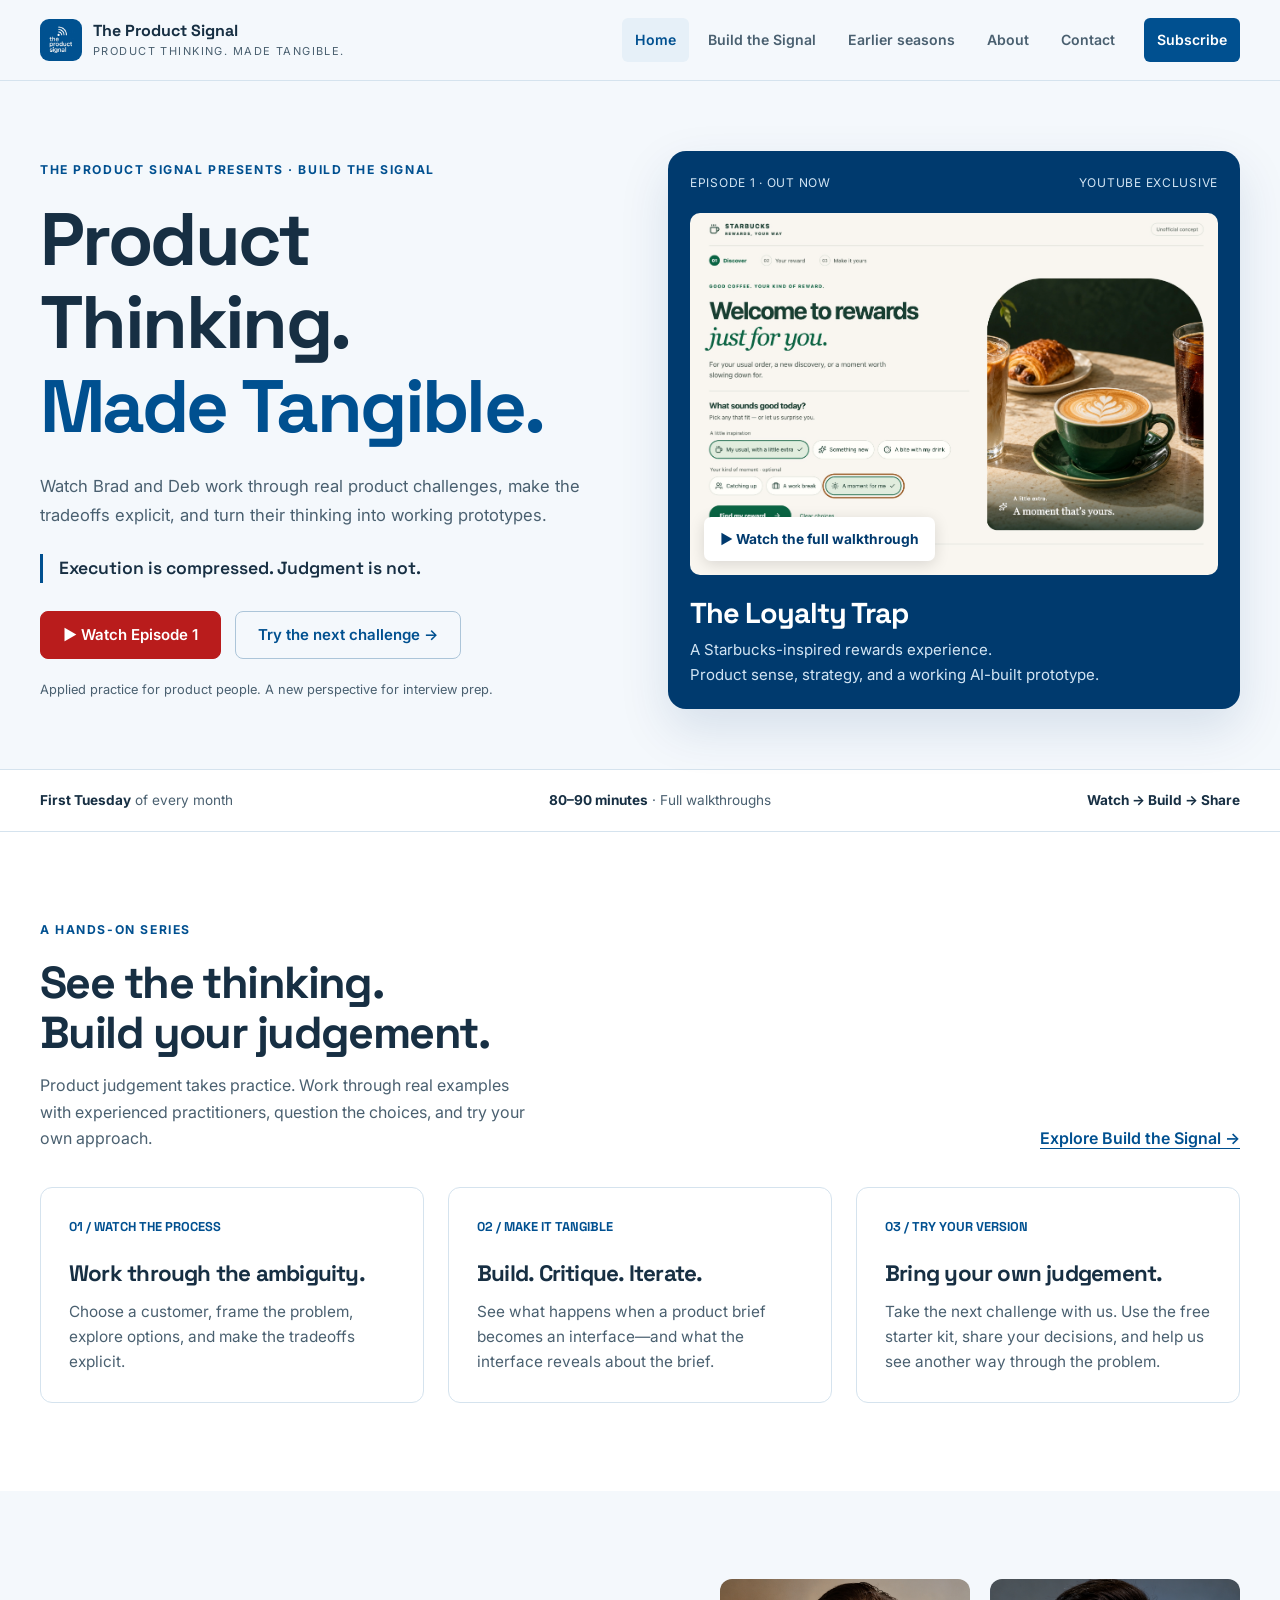
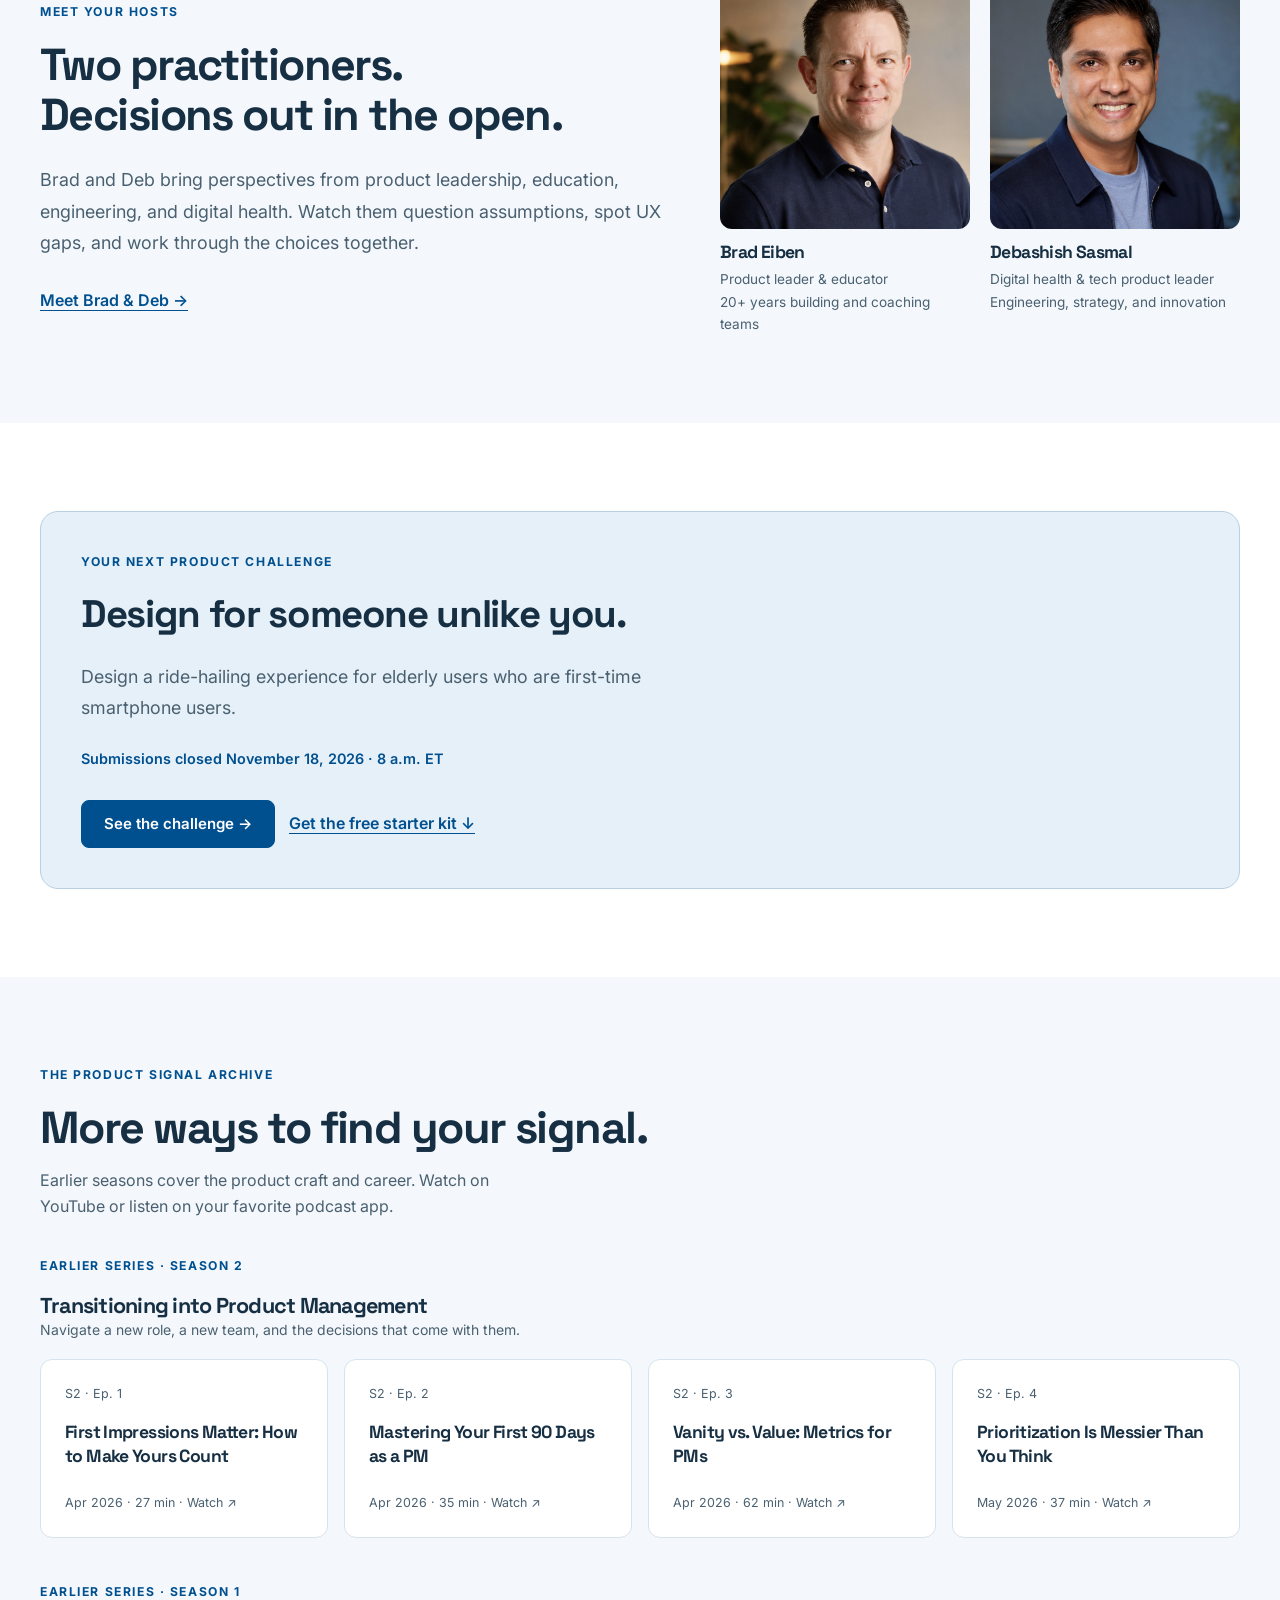
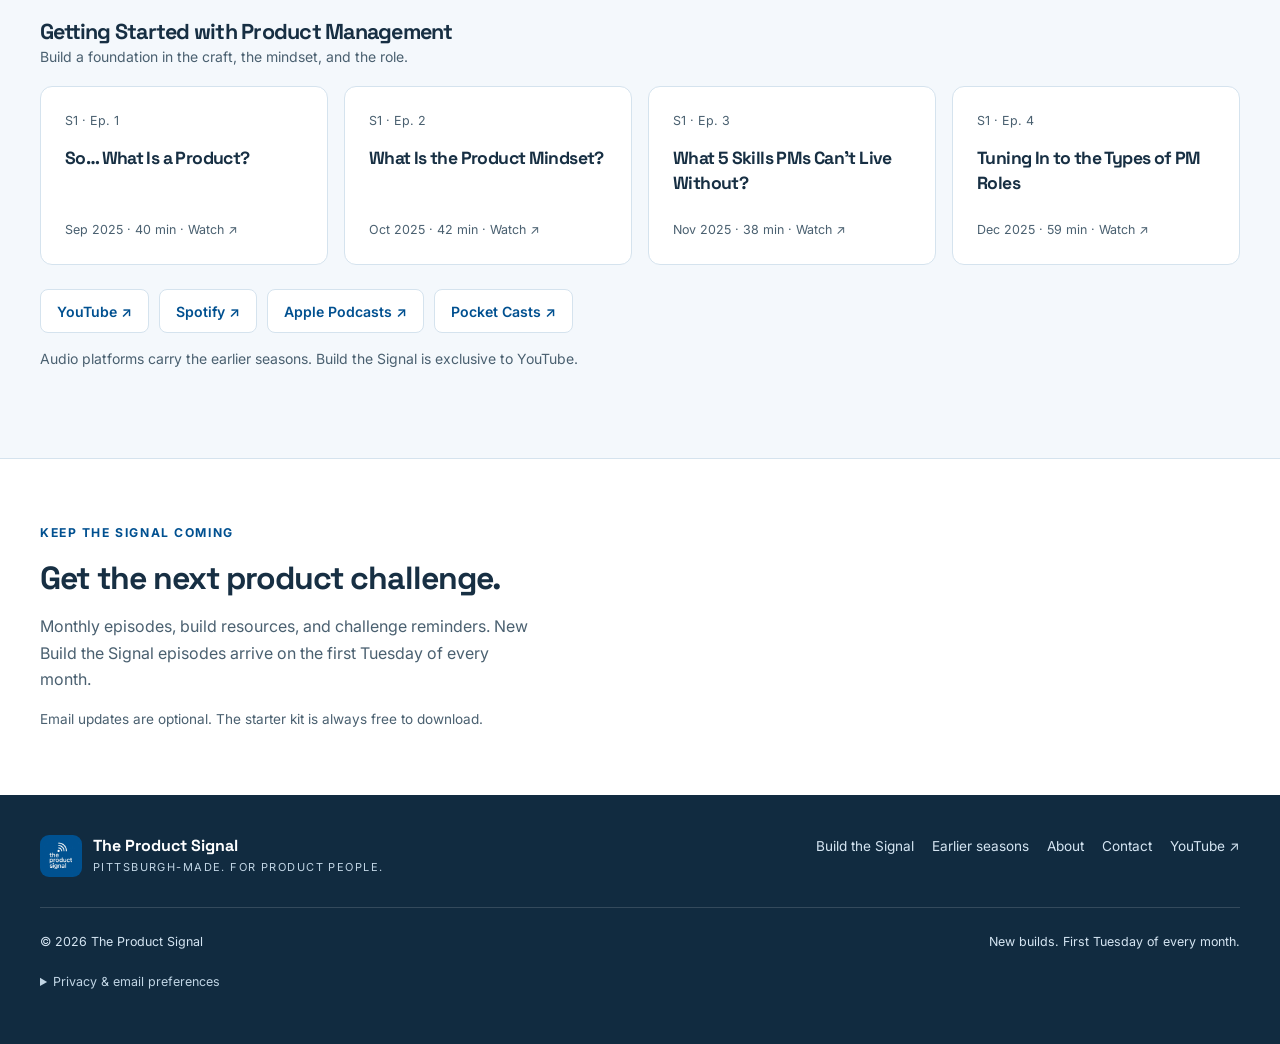
<file: index.html>
<!DOCTYPE html>
<html lang="en">
<head>
<meta charset="UTF-8">
<meta name="viewport" content="width=device-width, initial-scale=1">
<title>The Product Signal | Product Thinking. Made Tangible.</title>
<meta name="description" content="Build product judgement with Brad and Deb through real challenges, explicit tradeoffs, and working prototypes. Watch, question, and build along.">
<link rel="canonical" href="https://theproductsignal.com/">
<meta property="og:type" content="website">
<meta property="og:title" content="The Product Signal | Product Thinking. Made Tangible.">
<meta property="og:description" content="Build product judgement with Brad and Deb through real challenges, explicit tradeoffs, and working prototypes. Watch, question, and build along.">
<meta property="og:url" content="https://theproductsignal.com/">
<meta property="og:image" content="https://theproductsignal.com/imgs/ep1-step-1.jpg">
<meta property="og:image:alt" content="Build the Signal Episode 1: a Starbucks-inspired rewards prototype">
<meta name="twitter:card" content="summary_large_image">
<link rel="icon" href="imgs/product-signal-logo.jpg" type="image/jpeg">
<link rel="preconnect" href="https://fonts.googleapis.com">
<link rel="preconnect" href="https://fonts.gstatic.com" crossorigin>
<link href="https://fonts.googleapis.com/css2?family=Space+Grotesk:wght@400;500;600;700&amp;family=Inter:wght@400;500;600;700&amp;display=swap" rel="stylesheet">
<link rel="stylesheet" href="site.css">
<script defer src="analytics.js">
</script>
<script defer src="site.js">
</script>
<!-- MailerLite Universal -->
<script>(function(w,d,e,u,f,l,n){w[f]=w[f]||function(){(w[f].q=w[f].q||[]).push(arguments);},l=d.createElement(e),l.async=1,l.src=u,n=d.getElementsByTagName(e)[0],n.parentNode.insertBefore(l,n);})(window,document,'script','https://assets.mailerlite.com/js/universal.js','ml');ml('account', '2765254');</script>
<script type="application/ld+json">{"@context": "https://schema.org", "@type": "PodcastSeries", "name": "The Product Signal", "url": "https://theproductsignal.com/", "description": "An independent show about product practice, including the hands-on YouTube series Build the Signal.", "sameAs": ["https://www.youtube.com/@theproductsignal", "https://open.spotify.com/show/0ahh4XyT5gG92En3A8KNjC", "https://podcasts.apple.com/us/podcast/the-product-signal/id1840250400", "https://pocketcasts.com/podcast/the-product-signal/6325c5f0-756b-013e-62de-0e9f8491cb6f"]}</script>
</head>
<body>
<a class="skip-link" href="#main">Skip to content</a>
<header class="site-header">
<div class="container nav-shell">
<a class="brand" href="index.html">
<img src="imgs/product-signal-logo.jpg" width="42" height="42" alt="">
<span>The Product Signal<small>Product Thinking. Made Tangible.</small>
</span>
</a>
<nav class="desktop-nav" aria-label="Main navigation">
<a href="index.html" aria-current="page">Home</a>
<a href="build-the-signal.html">Build the Signal</a>
<a href="index.html#episodes">Earlier seasons</a>
<a href="about.html">About</a>
<a href="contact.html">Contact</a>
<a class="nav-action" href="#subscribe">Subscribe</a>
</nav>
<details class="mobile-menu">
<summary>Menu</summary>
<nav aria-label="Mobile navigation">
<a href="index.html" aria-current="page">Home</a>
<a href="build-the-signal.html">Build the Signal</a>
<a href="index.html#episodes">Earlier seasons</a>
<a href="about.html">About</a>
<a href="contact.html">Contact</a>
<a href="#subscribe">Subscribe</a>
</nav>
</details>
</div>
</header>
<main id="main">
<section class="hero">
<div class="container hero-grid">
<div>
<span class="eyebrow">The Product Signal presents · Build the Signal</span>
<h1>Product Thinking.<br>
<span>Made Tangible.</span>
</h1>
<p class="lead">Watch Brad and Deb work through real product challenges, make the tradeoffs explicit, and turn their thinking into working prototypes.</p>
<p class="thesis">Execution is compressed. Judgment is not.</p>
<div class="actions">
<a href="https://www.youtube.com/watch?v=B1a7dNlCZrI" target="_blank" rel="noopener noreferrer" class="button youtube" data-watch-episode="1">▶ Watch Episode 1</a>
<a class="button secondary" href="build-the-signal.html#challenge">Try the next challenge →</a>
</div>
<p class="hero-note">Applied practice for product people. A new perspective for interview prep.</p>
</div>
<article class="episode-cover">
<div class="cover-top">
<span data-release-label>Episode 1 · Out now</span>
<span>YouTube exclusive</span>
</div>
<a href="https://www.youtube.com/watch?v=B1a7dNlCZrI" target="_blank" rel="noopener noreferrer" class="cover-art" data-watch-episode="1">
<img src="imgs/ep1-step-1.jpg" width="1909" height="1312" alt="Starbucks-inspired prototype: discover a reward based on your preferences">
<span class="play-label">▶ Watch the full walkthrough</span>
</a>
<h2>The Loyalty Trap</h2>
<p>A Starbucks-inspired rewards experience.<br>Product sense, strategy, and a working AI-built prototype.</p>
</article>
</div>
</section>
<div class="cadence">
<div class="container cadence-inner">
<span>
<strong>First Tuesday</strong> of every month</span>
<span>
<strong>80–90 minutes</strong> · Full walkthroughs</span>
<span>
<strong>Watch → Build → Share</strong>
</span>
</div>
</div>
<section class="section white">
<div class="container">
<div class="section-intro">
<div>
<span class="eyebrow">A hands-on series</span>
<h2>See the thinking.<br>Build your judgement.</h2>
<p>Product judgement takes practice. Work through real examples with experienced practitioners, question the choices, and try your own approach.</p>
</div>
<a class="text-link" href="build-the-signal.html">Explore Build the Signal →</a>
</div>
<div class="steps">
<article class="step">
<span class="step-number">01 / WATCH THE PROCESS</span>
<h3>Work through the ambiguity.</h3>
<p>Choose a customer, frame the problem, explore options, and make the tradeoffs explicit.</p>
</article>
<article class="step">
<span class="step-number">02 / MAKE IT TANGIBLE</span>
<h3>Build. Critique. Iterate.</h3>
<p>See what happens when a product brief becomes an interface—and what the interface reveals about the brief.</p>
</article>
<article class="step">
<span class="step-number">03 / TRY YOUR VERSION</span>
<h3>Bring your own judgement.</h3>
<p>Take the next challenge with us. Use the free starter kit, share your decisions, and help us see another way through the problem.</p>
</article>
</div>
</div>
</section>
<section class="section">
<div class="container host-strip">
<div>
<span class="eyebrow">Meet your hosts</span>
<h2>Two practitioners.<br>Decisions out in the open.</h2>
<p class="lead">Brad and Deb bring perspectives from product leadership, education, engineering, and digital health. Watch them question assumptions, spot UX gaps, and work through the choices together.</p>
<div class="actions">
<a class="text-link" href="about.html#hosts">Meet Brad &amp; Deb →</a>
</div>
</div>
<div class="host-mini-grid">
<article class="host-mini">
<img src="imgs/brad_podcast_casual_headshot.png" alt="Brad Eiben" loading="lazy">
<h3>Brad Eiben</h3>
<p>Product leader &amp; educator<br>20+ years building and coaching teams</p>
</article>
<article class="host-mini">
<img src="imgs/debashish_podcast_casual_headshot.png" alt="Debashish Sasmal" loading="lazy">
<h3>Debashish Sasmal</h3>
<p>Digital health &amp; tech product leader<br>Engineering, strategy, and innovation</p>
</article>
</div>
</div>
</section>
<section class="section white">
<div class="container">
<div class="challenge-box">
<span class="eyebrow">Your next product challenge</span>
<h2>Design for someone unlike you.</h2>
<p class="lead">Design a ride-hailing experience for elderly users who are first-time smartphone users.</p>
<span class="deadline" data-deadline-label>Submit by November 18, 2026 · 8 a.m. ET</span>
<div class="actions">
<a class="button" href="build-the-signal.html#challenge">See the challenge →</a>
<a class="text-link" href="build-the-signal-audience-kit.zip" download>Get the free starter kit ↓</a>
</div>
</div>
</div>
</section>
<section class="section" id="episodes">
<div class="container">
<div class="section-intro">
<div>
<span class="eyebrow">The Product Signal archive</span>
<h2>More ways to find your signal.</h2>
<p>Earlier seasons cover the product craft and career. Watch on YouTube or listen on your favorite podcast app.</p>
</div>
</div>
<div class="archive-group">
<div class="archive-heading">
<div>
<span class="eyebrow">Earlier series · Season 2</span>
<h3>Transitioning into Product Management</h3>
<p class="small">Navigate a new role, a new team, and the decisions that come with them.</p>
</div>
</div>
<div class="episode-grid">
<a href="https://www.youtube.com/watch?v=6gVSkrabJuU" target="_blank" rel="noopener noreferrer" class="episode-card" >
<span class="small">S2 · Ep. 1</span>
<h4>First Impressions Matter: How to Make Yours Count</h4>
<span class="small">Apr 2026 · 27 min · Watch ↗</span>
</a>
<a href="https://www.youtube.com/watch?v=jmn33W2bElM" target="_blank" rel="noopener noreferrer" class="episode-card" >
<span class="small">S2 · Ep. 2</span>
<h4>Mastering Your First 90 Days as a PM</h4>
<span class="small">Apr 2026 · 35 min · Watch ↗</span>
</a>
<a href="https://www.youtube.com/watch?v=A38xlkTiMd4" target="_blank" rel="noopener noreferrer" class="episode-card" >
<span class="small">S2 · Ep. 3</span>
<h4>Vanity vs. Value: Metrics for PMs</h4>
<span class="small">Apr 2026 · 62 min · Watch ↗</span>
</a>
<a href="https://www.youtube.com/watch?v=8-VjOmERQ1M" target="_blank" rel="noopener noreferrer" class="episode-card" >
<span class="small">S2 · Ep. 4</span>
<h4>Prioritization Is Messier Than You Think</h4>
<span class="small">May 2026 · 37 min · Watch ↗</span>
</a>
</div>
</div>
<div class="archive-group">
<div class="archive-heading">
<div>
<span class="eyebrow">Earlier series · Season 1</span>
<h3>Getting Started with Product Management</h3>
<p class="small">Build a foundation in the craft, the mindset, and the role.</p>
</div>
</div>
<div class="episode-grid">
<a href="https://www.youtube.com/watch?v=t0MDn9gP5VM" target="_blank" rel="noopener noreferrer" class="episode-card" >
<span class="small">S1 · Ep. 1</span>
<h4>So… What Is a Product?</h4>
<span class="small">Sep 2025 · 40 min · Watch ↗</span>
</a>
<a href="https://www.youtube.com/watch?v=6zIp4fNEayY" target="_blank" rel="noopener noreferrer" class="episode-card" >
<span class="small">S1 · Ep. 2</span>
<h4>What Is the Product Mindset?</h4>
<span class="small">Oct 2025 · 42 min · Watch ↗</span>
</a>
<a href="https://www.youtube.com/watch?v=Xy0zMNyeXak" target="_blank" rel="noopener noreferrer" class="episode-card" >
<span class="small">S1 · Ep. 3</span>
<h4>What 5 Skills PMs Can't Live Without?</h4>
<span class="small">Nov 2025 · 38 min · Watch ↗</span>
</a>
<a href="https://www.youtube.com/watch?v=EGkI9wS7GLQ" target="_blank" rel="noopener noreferrer" class="episode-card" >
<span class="small">S1 · Ep. 4</span>
<h4>Tuning In to the Types of PM Roles</h4>
<span class="small">Dec 2025 · 59 min · Watch ↗</span>
</a>
</div>
</div>
<div class="platforms" aria-label="Listen to earlier seasons">
<a href="https://www.youtube.com/@theproductsignal" target="_blank" rel="noopener noreferrer" class="" >YouTube ↗</a>
<a href="https://open.spotify.com/show/0ahh4XyT5gG92En3A8KNjC" target="_blank" rel="noopener noreferrer" class="" >Spotify ↗</a>
<a href="https://podcasts.apple.com/us/podcast/the-product-signal/id1840250400" target="_blank" rel="noopener noreferrer" class="" >Apple Podcasts ↗</a>
<a href="https://pocketcasts.com/podcast/the-product-signal/6325c5f0-756b-013e-62de-0e9f8491cb6f" target="_blank" rel="noopener noreferrer" class="" >Pocket Casts ↗</a>
</div>
<p class="small" style="margin-top:14px">Audio platforms carry the earlier seasons. Build the Signal is exclusive to YouTube.</p>
</div>
</section>
</main>
<section class="newsletter" id="subscribe" aria-labelledby="newsletter-title">
<div class="container newsletter-grid">
<div>
<span class="eyebrow">Keep the signal coming</span>
<h2 id="newsletter-title">Get the next product challenge.</h2>
<p>Monthly episodes, build resources, and challenge reminders. New Build the Signal episodes arrive on the first Tuesday of every month.</p>
<p class="small">Email updates are optional. The starter kit is always free to download.</p>
</div>
<div class="newsletter-form">
<div class="ml-embedded" data-form="sqzwTr">
</div>
<noscript>Please enable JavaScript to load the email signup form.</noscript>
</div>
</div>
</section>
<footer class="site-footer">
<div class="container">
<div class="footer-top">
<a class="brand" href="index.html">
<img src="imgs/product-signal-logo.jpg" width="42" height="42" alt="">
<span>The Product Signal<small>Pittsburgh-made. For product people.</small>
</span>
</a>
<nav class="footer-links" aria-label="Footer">
<a href="build-the-signal.html">Build the Signal</a>
<a href="index.html#episodes">Earlier seasons</a>
<a href="about.html">About</a>
<a href="contact.html">Contact</a>
<a href="https://www.youtube.com/@theproductsignal" target="_blank" rel="noopener noreferrer" class="" >YouTube ↗</a>
</nav>
</div>
<div class="footer-bottom">
<span>© 2026 The Product Signal</span>
<span>New builds. First Tuesday of every month.</span>
</div>
<details class="privacy" id="privacy">
<summary>Privacy &amp; email preferences</summary>
<p>Contact messages are processed by Formspree. Challenge submissions are collected through Google Forms. Optional email updates are managed by MailerLite; you can unsubscribe using the link in any update. Submitting a challenge does not subscribe you to email updates.</p>
<p>With your permission, we use Google Analytics to understand visits, episode clicks, and resource downloads. We do not send form responses, names, or email addresses to Analytics. Playing an embedded video connects to YouTube. <button class="privacy-button" type="button" data-analytics-settings>Change analytics preference</button>. For questions, <a href="mailto:theproductsignal@gmail.com">email us</a>.</p>
</details>
</div>
</footer>
<aside class="consent" id="analytics-consent" aria-label="Analytics preference" hidden>
<strong>Help us improve the show’s website.</strong>
<p>Allow Google Analytics to measure visits and resource clicks? You can change your choice in the footer.</p>
<div class="actions">
<button type="button" class="button secondary" data-consent="denied">No thanks</button>
<button type="button" class="button" data-consent="granted">Allow analytics</button>
</div>
</aside>
</body>
</html>
</file>
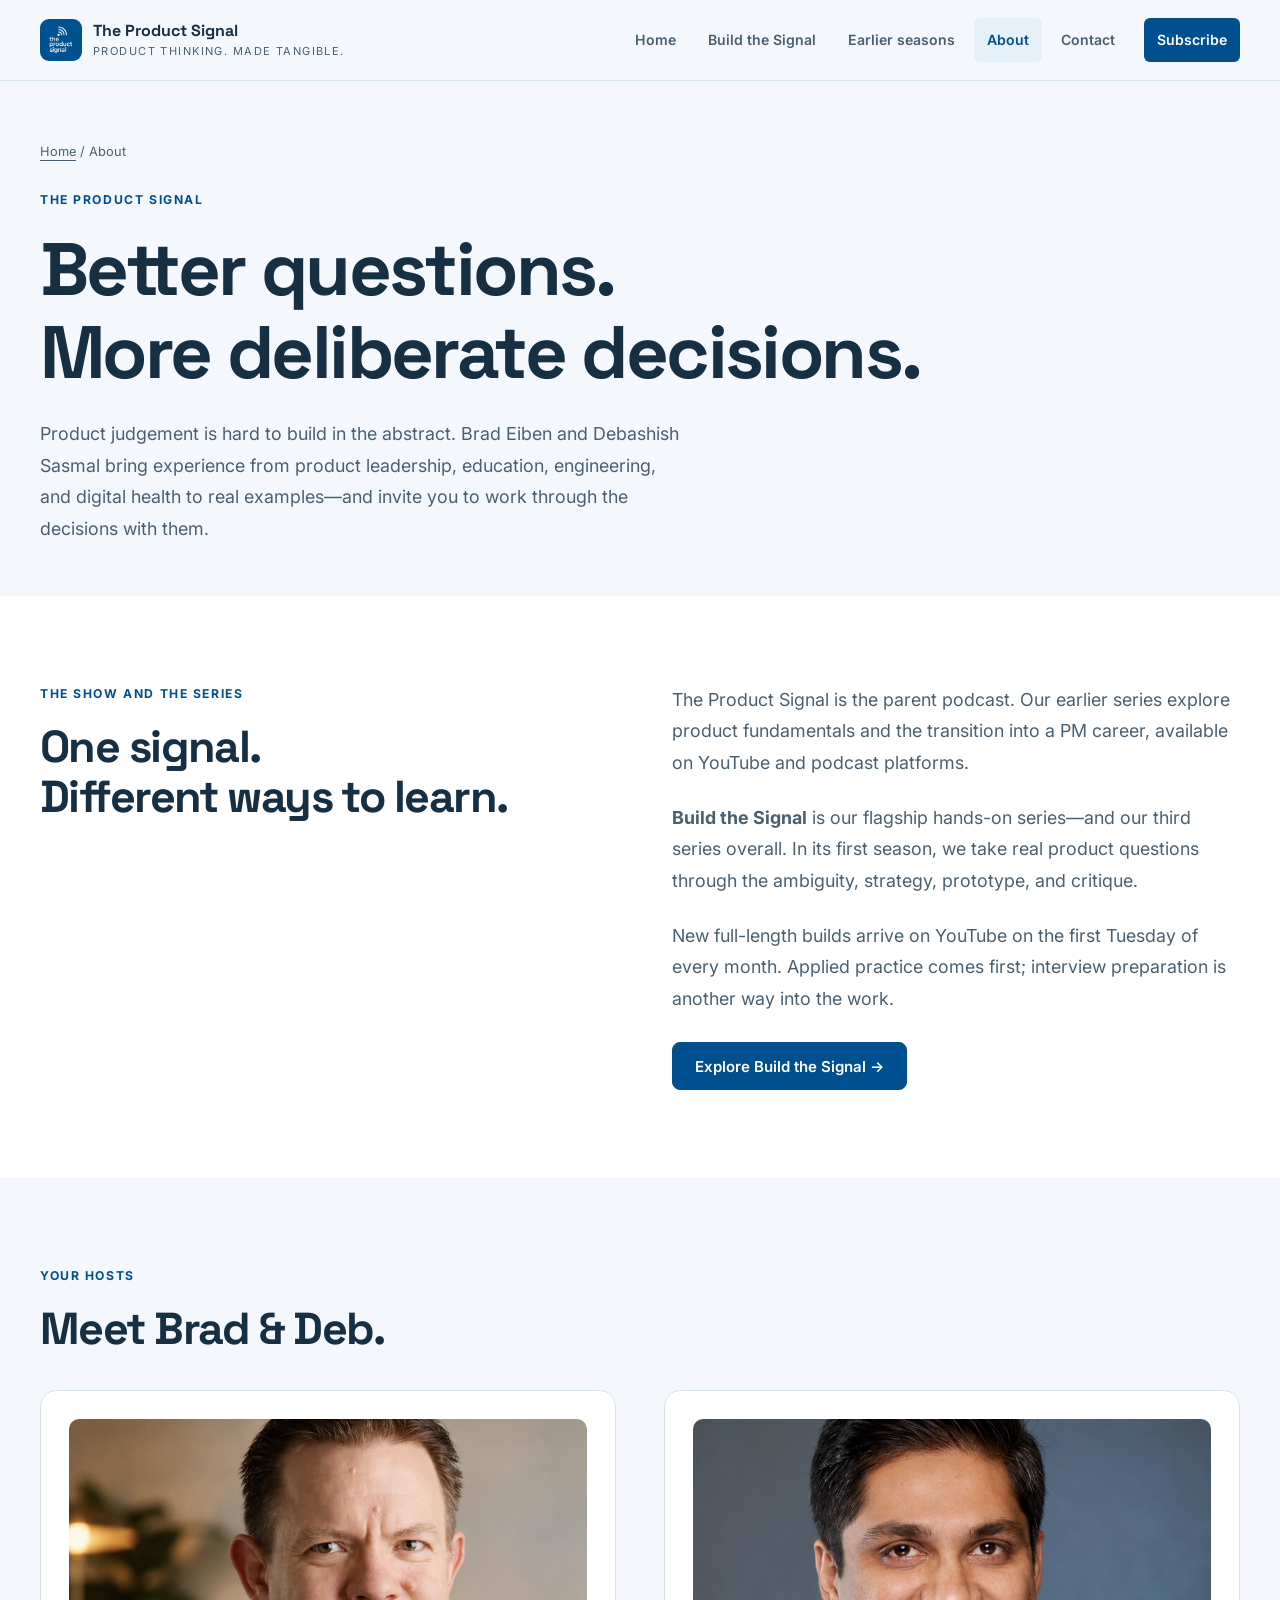
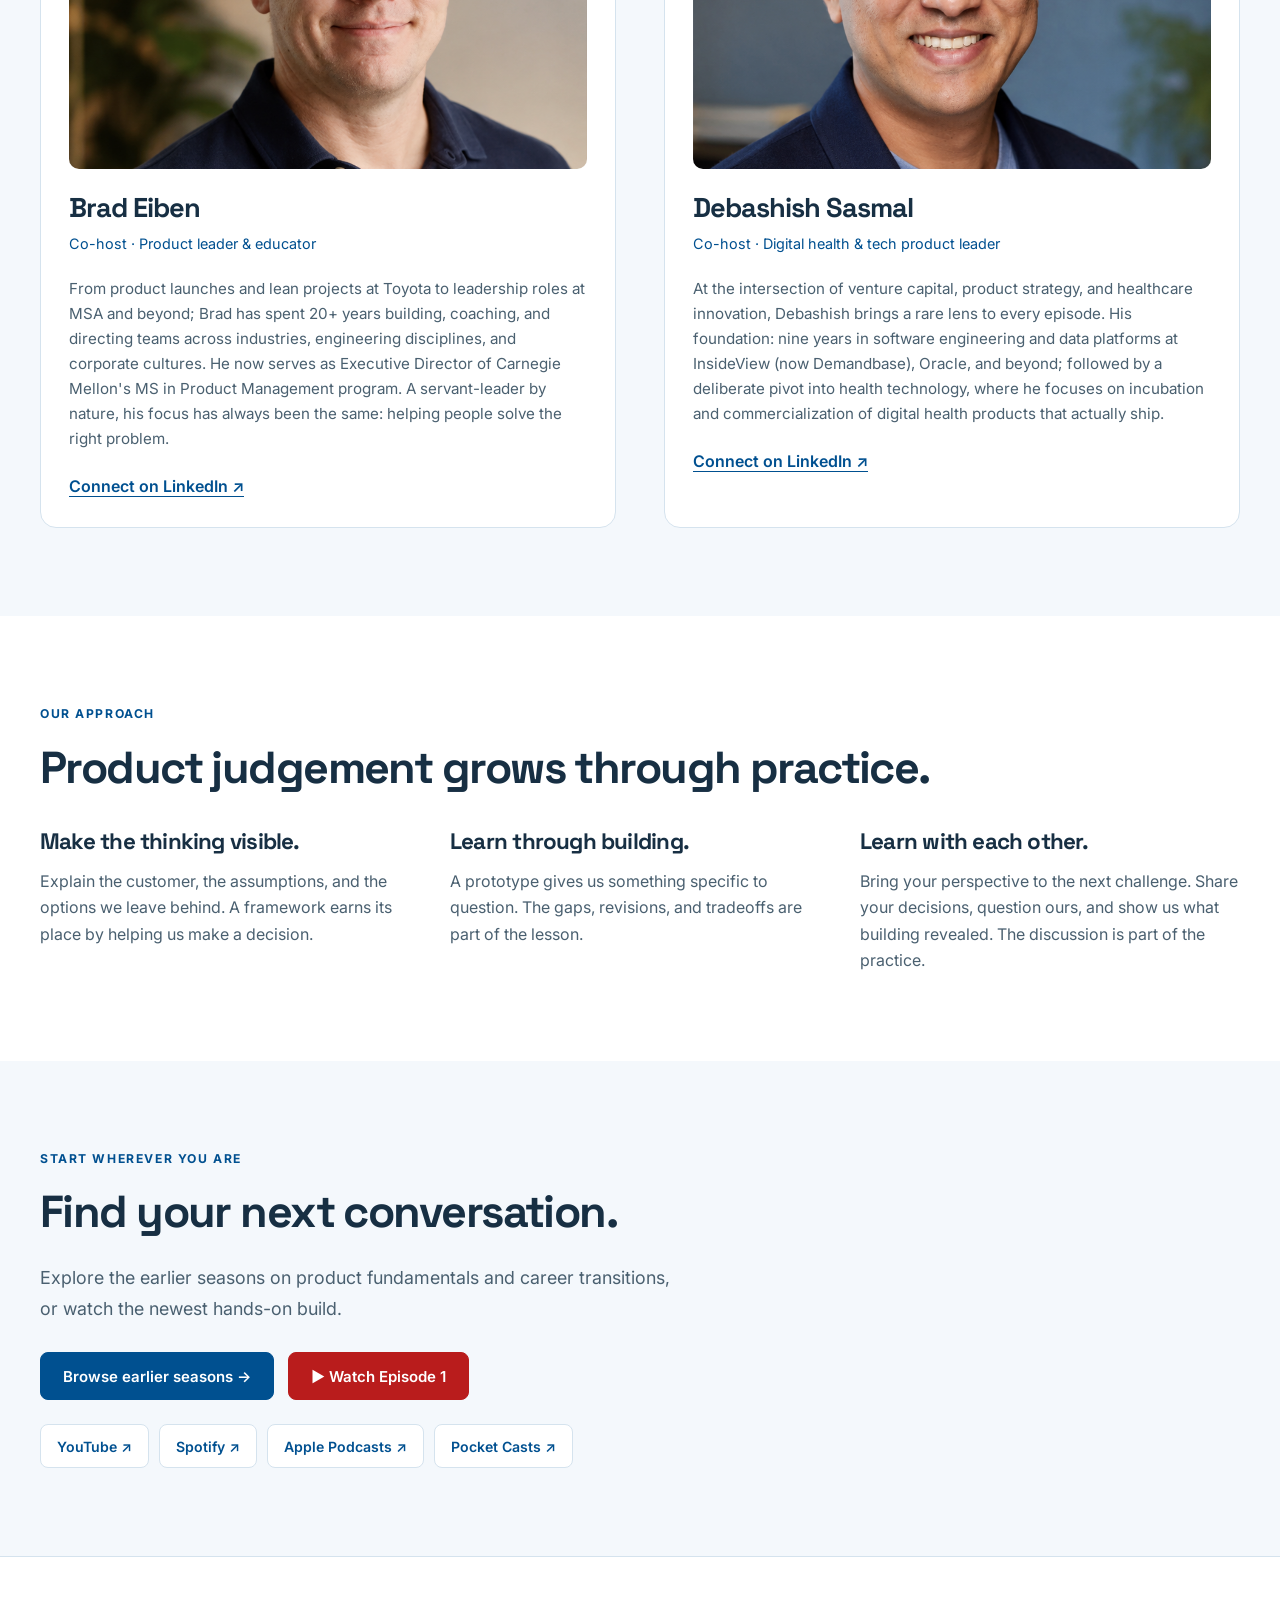
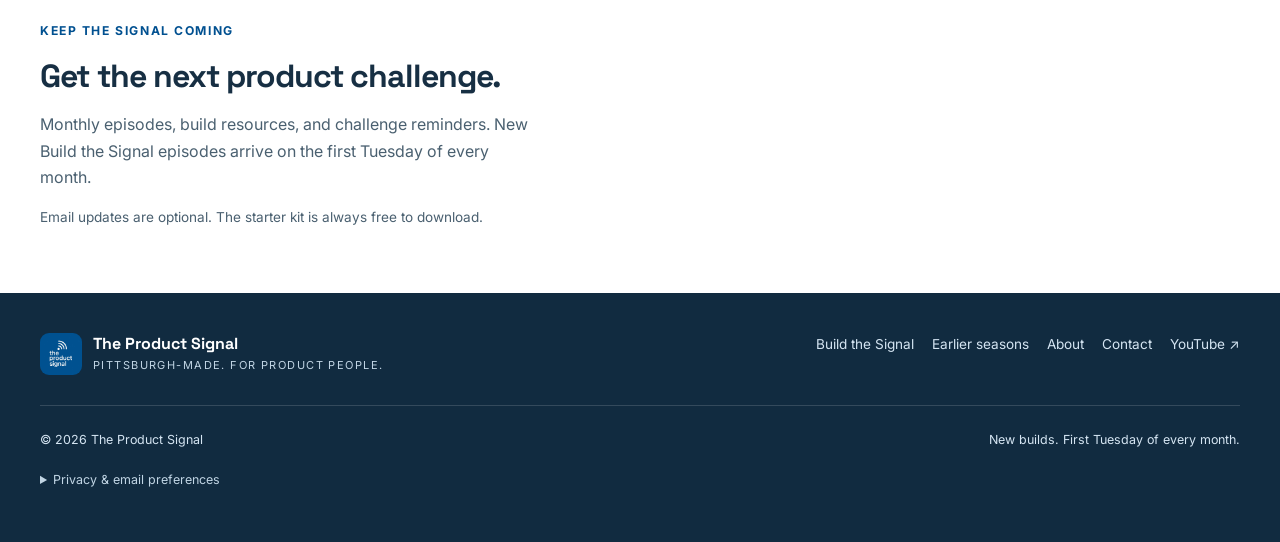
<file: about.html>
<!DOCTYPE html>
<html lang="en">
<head>
<meta charset="UTF-8">
<meta name="viewport" content="width=device-width, initial-scale=1">
<title>About Brad &amp; Deb | The Product Signal</title>
<meta name="description" content="Meet Brad Eiben and Debashish Sasmal, the practitioners behind The Product Signal and its hands-on YouTube series Build the Signal.">
<link rel="canonical" href="https://theproductsignal.com/about.html">
<meta property="og:type" content="website">
<meta property="og:title" content="About Brad &amp; Deb | The Product Signal">
<meta property="og:description" content="Meet Brad Eiben and Debashish Sasmal, the practitioners behind The Product Signal and its hands-on YouTube series Build the Signal.">
<meta property="og:url" content="https://theproductsignal.com/about.html">
<meta property="og:image" content="https://theproductsignal.com/imgs/ep1-step-1.jpg">
<meta property="og:image:alt" content="Build the Signal Episode 1: a Starbucks-inspired rewards prototype">
<meta name="twitter:card" content="summary_large_image">
<link rel="icon" href="imgs/product-signal-logo.jpg" type="image/jpeg">
<link rel="preconnect" href="https://fonts.googleapis.com">
<link rel="preconnect" href="https://fonts.gstatic.com" crossorigin>
<link href="https://fonts.googleapis.com/css2?family=Space+Grotesk:wght@400;500;600;700&amp;family=Inter:wght@400;500;600;700&amp;display=swap" rel="stylesheet">
<link rel="stylesheet" href="site.css">
<script defer src="analytics.js">
</script>
<script defer src="site.js">
</script>
<!-- MailerLite Universal -->
<script>(function(w,d,e,u,f,l,n){w[f]=w[f]||function(){(w[f].q=w[f].q||[]).push(arguments);},l=d.createElement(e),l.async=1,l.src=u,n=d.getElementsByTagName(e)[0],n.parentNode.insertBefore(l,n);})(window,document,'script','https://assets.mailerlite.com/js/universal.js','ml');ml('account', '2765254');</script>
</head>
<body>
<a class="skip-link" href="#main">Skip to content</a>
<header class="site-header">
<div class="container nav-shell">
<a class="brand" href="index.html">
<img src="imgs/product-signal-logo.jpg" width="42" height="42" alt="">
<span>The Product Signal<small>Product Thinking. Made Tangible.</small>
</span>
</a>
<nav class="desktop-nav" aria-label="Main navigation">
<a href="index.html">Home</a>
<a href="build-the-signal.html">Build the Signal</a>
<a href="index.html#episodes">Earlier seasons</a>
<a href="about.html" aria-current="page">About</a>
<a href="contact.html">Contact</a>
<a class="nav-action" href="#subscribe">Subscribe</a>
</nav>
<details class="mobile-menu">
<summary>Menu</summary>
<nav aria-label="Mobile navigation">
<a href="index.html">Home</a>
<a href="build-the-signal.html">Build the Signal</a>
<a href="index.html#episodes">Earlier seasons</a>
<a href="about.html" aria-current="page">About</a>
<a href="contact.html">Contact</a>
<a href="#subscribe">Subscribe</a>
</nav>
</details>
</div>
</header>
<main id="main">
<section class="page-hero">
<div class="container">
<div class="breadcrumbs">
<a href="index.html">Home</a> / About</div>
<span class="eyebrow">The Product Signal</span>
<h1>Better questions.<br>More deliberate decisions.</h1>
<p class="lead">Product judgement is hard to build in the abstract. Brad Eiben and Debashish Sasmal bring experience from product leadership, education, engineering, and digital health to real examples—and invite you to work through the decisions with them.</p>
</div>
</section>
<section class="section white">
<div class="container split">
<div>
<span class="eyebrow">The show and the series</span>
<h2>One signal.<br>Different ways to learn.</h2>
</div>
<div>
<p class="lead" style="margin-top:0">The Product Signal is the parent podcast. Our earlier series explore product fundamentals and the transition into a PM career, available on YouTube and podcast platforms.</p>
<p class="lead">
<strong>Build the Signal</strong> is our flagship hands-on series—and our third series overall. In its first season, we take real product questions through the ambiguity, strategy, prototype, and critique.</p>
<p class="lead">New full-length builds arrive on YouTube on the first Tuesday of every month. Applied practice comes first; interview preparation is another way into the work.</p>
<div class="actions">
<a class="button" href="build-the-signal.html">Explore Build the Signal →</a>
</div>
</div>
</div>
</section>
<section class="section" id="hosts">
<div class="container">
<div class="section-intro">
<div>
<span class="eyebrow">Your hosts</span>
<h2>Meet Brad &amp; Deb.</h2>
</div>
</div>
<div class="hosts">
<article class="host-card">
<img src="imgs/brad_podcast_casual_headshot.png" alt="Brad Eiben" loading="lazy">
<h3>Brad Eiben</h3>
<div class="host-role">Co-host · Product leader &amp; educator</div>
<p>From product launches and lean projects at Toyota to leadership roles at MSA and beyond; Brad has spent 20+ years building, coaching, and directing teams across industries, engineering disciplines, and corporate cultures. He now serves as Executive Director of Carnegie Mellon's MS in Product Management program. A servant-leader by nature, his focus has always been the same: helping people solve the right problem.</p>
<a href="https://www.linkedin.com/in/bradeiben/" target="_blank" rel="noopener noreferrer" class="text-link" >Connect on LinkedIn ↗</a>
</article>
<article class="host-card">
<img src="imgs/debashish_podcast_casual_headshot.png" alt="Debashish Sasmal" loading="lazy">
<h3>Debashish Sasmal</h3>
<div class="host-role">Co-host · Digital health &amp; tech product leader</div>
<p>At the intersection of venture capital, product strategy, and healthcare innovation, Debashish brings a rare lens to every episode. His foundation: nine years in software engineering and data platforms at InsideView (now Demandbase), Oracle, and beyond; followed by a deliberate pivot into health technology, where he focuses on incubation and commercialization of digital health products that actually ship.</p>
<a href="https://www.linkedin.com/in/dsasmal/" target="_blank" rel="noopener noreferrer" class="text-link" >Connect on LinkedIn ↗</a>
</article>
</div>
</div>
</section>
<section class="section white">
<div class="container">
<div class="section-intro">
<div>
<span class="eyebrow">Our approach</span>
<h2>Product judgement grows through practice.</h2>
</div>
</div>
<div class="values">
<article>
<h3>Make the thinking visible.</h3>
<p>Explain the customer, the assumptions, and the options we leave behind. A framework earns its place by helping us make a decision.</p>
</article>
<article>
<h3>Learn through building.</h3>
<p>A prototype gives us something specific to question. The gaps, revisions, and tradeoffs are part of the lesson.</p>
</article>
<article>
<h3>Learn with each other.</h3>
<p>Bring your perspective to the next challenge. Share your decisions, question ours, and show us what building revealed. The discussion is part of the practice.</p>
</article>
</div>
</div>
</section>
<section class="section">
<div class="container">
<span class="eyebrow">Start wherever you are</span>
<h2>Find your next conversation.</h2>
<p class="lead">Explore the earlier seasons on product fundamentals and career transitions, or watch the newest hands-on build.</p>
<div class="actions">
<a class="button" href="index.html#episodes">Browse earlier seasons →</a>
<a href="https://www.youtube.com/watch?v=B1a7dNlCZrI" target="_blank" rel="noopener noreferrer" class="button youtube" data-watch-episode="1">▶ Watch Episode 1</a>
</div>
<div class="platforms" aria-label="Listen to earlier seasons">
<a href="https://www.youtube.com/@theproductsignal" target="_blank" rel="noopener noreferrer" class="" >YouTube ↗</a>
<a href="https://open.spotify.com/show/0ahh4XyT5gG92En3A8KNjC" target="_blank" rel="noopener noreferrer" class="" >Spotify ↗</a>
<a href="https://podcasts.apple.com/us/podcast/the-product-signal/id1840250400" target="_blank" rel="noopener noreferrer" class="" >Apple Podcasts ↗</a>
<a href="https://pocketcasts.com/podcast/the-product-signal/6325c5f0-756b-013e-62de-0e9f8491cb6f" target="_blank" rel="noopener noreferrer" class="" >Pocket Casts ↗</a>
</div>
</div>
</section>
</main>
<section class="newsletter" id="subscribe" aria-labelledby="newsletter-title">
<div class="container newsletter-grid">
<div>
<span class="eyebrow">Keep the signal coming</span>
<h2 id="newsletter-title">Get the next product challenge.</h2>
<p>Monthly episodes, build resources, and challenge reminders. New Build the Signal episodes arrive on the first Tuesday of every month.</p>
<p class="small">Email updates are optional. The starter kit is always free to download.</p>
</div>
<div class="newsletter-form">
<div class="ml-embedded" data-form="sqzwTr">
</div>
<noscript>Please enable JavaScript to load the email signup form.</noscript>
</div>
</div>
</section>
<footer class="site-footer">
<div class="container">
<div class="footer-top">
<a class="brand" href="index.html">
<img src="imgs/product-signal-logo.jpg" width="42" height="42" alt="">
<span>The Product Signal<small>Pittsburgh-made. For product people.</small>
</span>
</a>
<nav class="footer-links" aria-label="Footer">
<a href="build-the-signal.html">Build the Signal</a>
<a href="index.html#episodes">Earlier seasons</a>
<a href="about.html">About</a>
<a href="contact.html">Contact</a>
<a href="https://www.youtube.com/@theproductsignal" target="_blank" rel="noopener noreferrer" class="" >YouTube ↗</a>
</nav>
</div>
<div class="footer-bottom">
<span>© 2026 The Product Signal</span>
<span>New builds. First Tuesday of every month.</span>
</div>
<details class="privacy" id="privacy">
<summary>Privacy &amp; email preferences</summary>
<p>Contact messages are processed by Formspree. Challenge submissions are collected through Google Forms. Optional email updates are managed by MailerLite; you can unsubscribe using the link in any update. Submitting a challenge does not subscribe you to email updates.</p>
<p>With your permission, we use Google Analytics to understand visits, episode clicks, and resource downloads. We do not send form responses, names, or email addresses to Analytics. Playing an embedded video connects to YouTube. <button class="privacy-button" type="button" data-analytics-settings>Change analytics preference</button>. For questions, <a href="mailto:theproductsignal@gmail.com">email us</a>.</p>
</details>
</div>
</footer>
<aside class="consent" id="analytics-consent" aria-label="Analytics preference" hidden>
<strong>Help us improve the show’s website.</strong>
<p>Allow Google Analytics to measure visits and resource clicks? You can change your choice in the footer.</p>
<div class="actions">
<button type="button" class="button secondary" data-consent="denied">No thanks</button>
<button type="button" class="button" data-consent="granted">Allow analytics</button>
</div>
</aside>
</body>
</html>
</file>
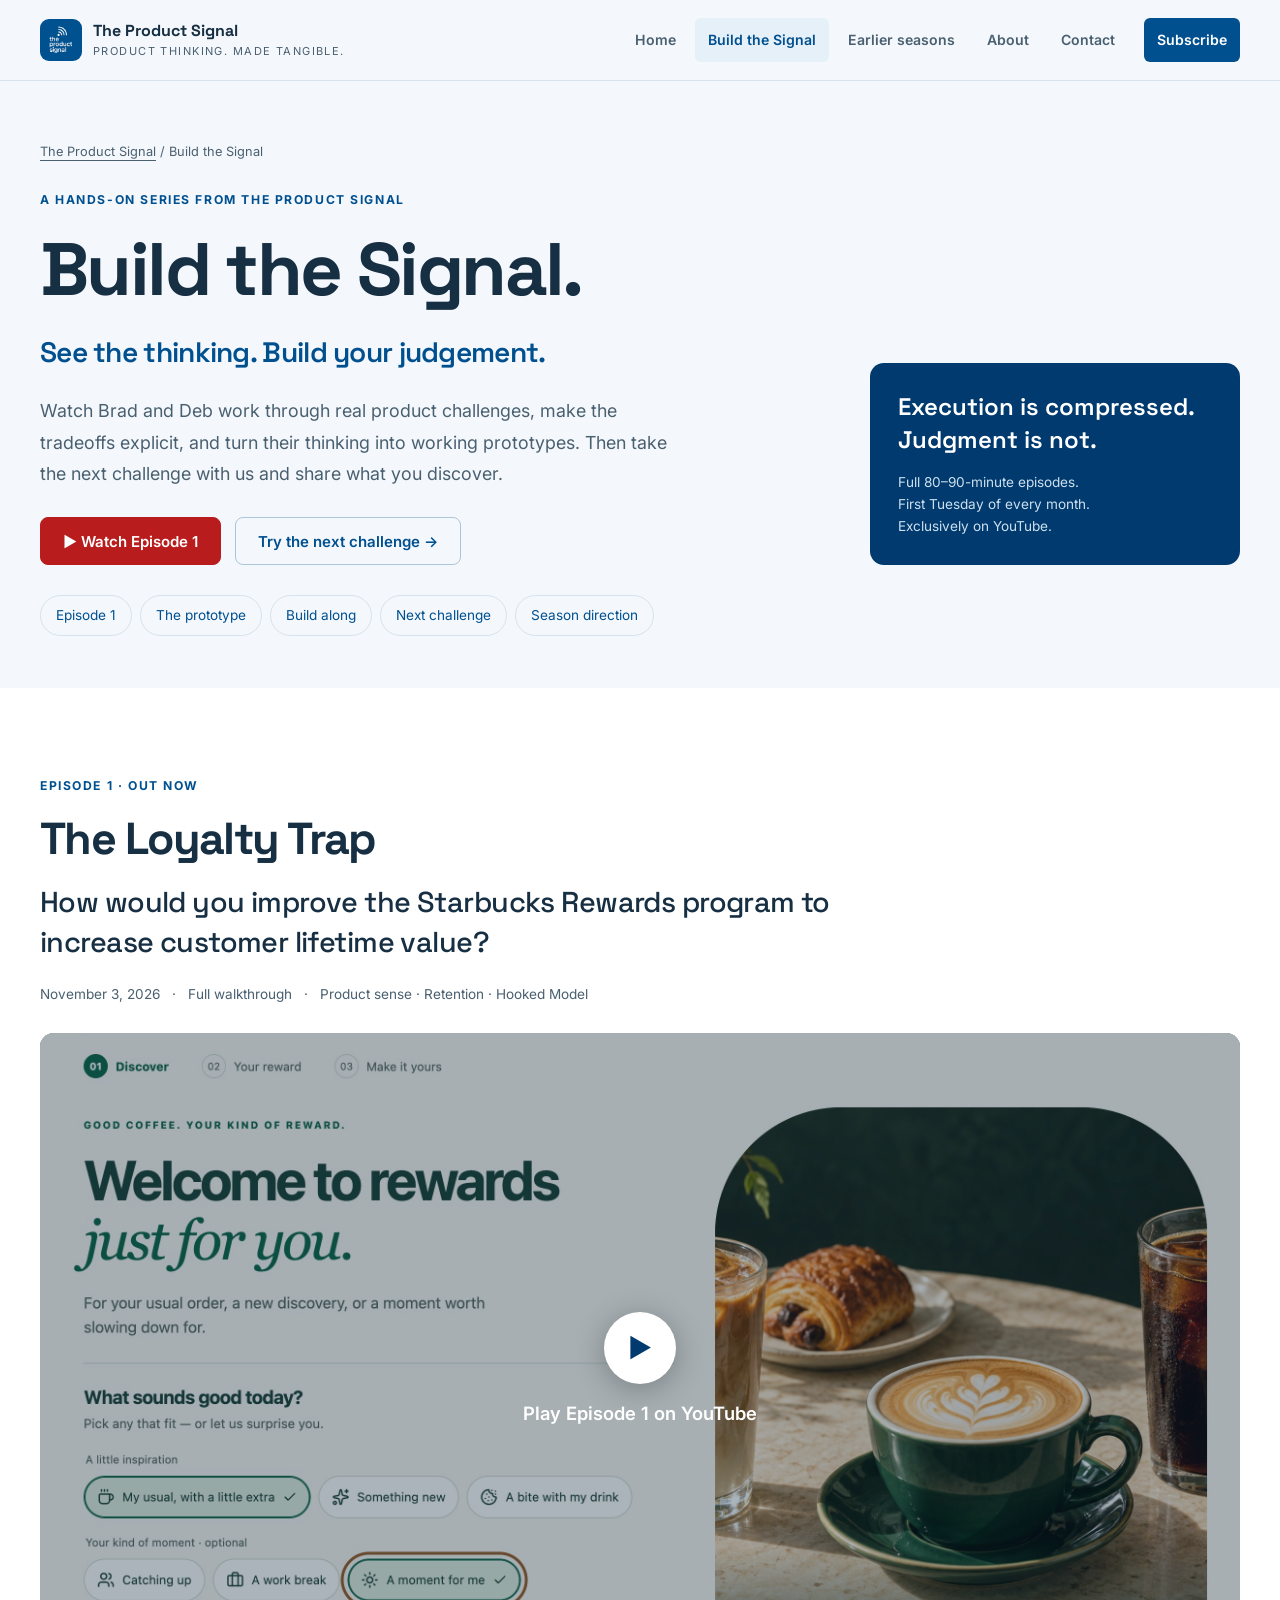
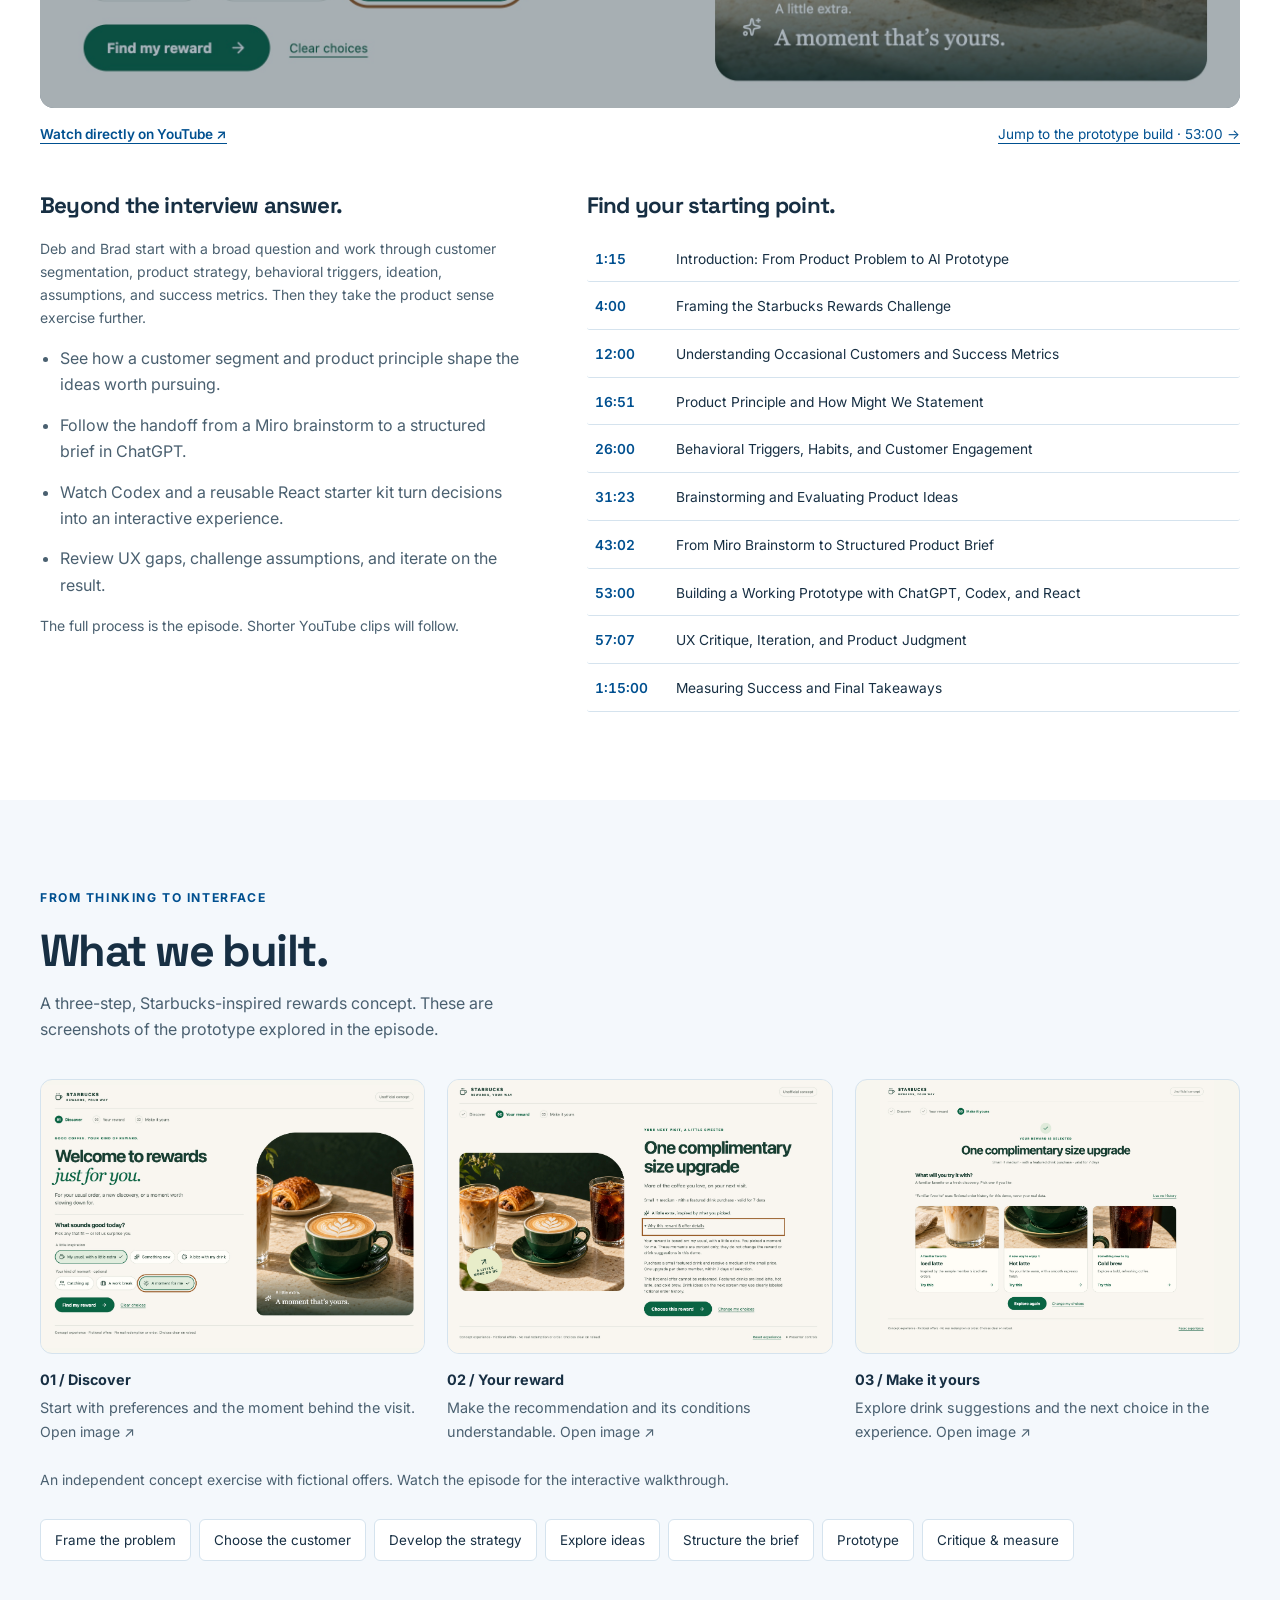
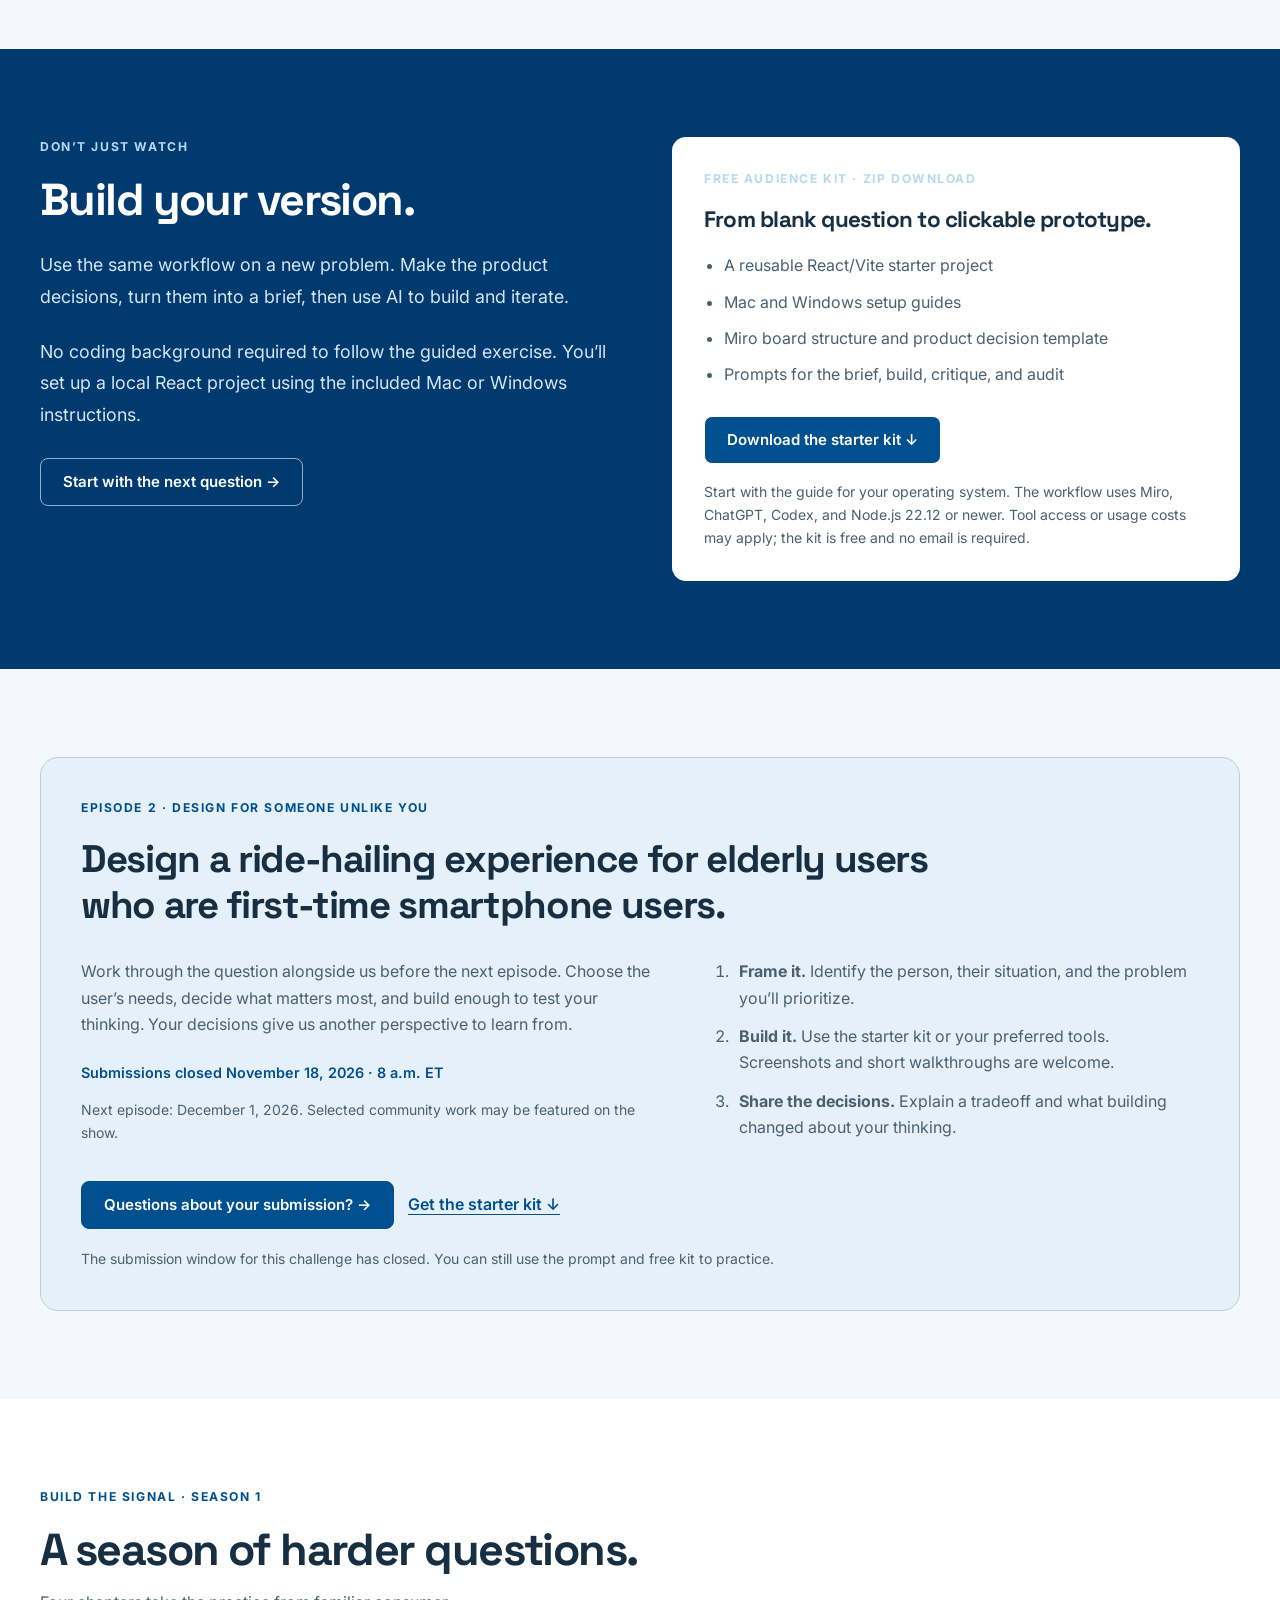
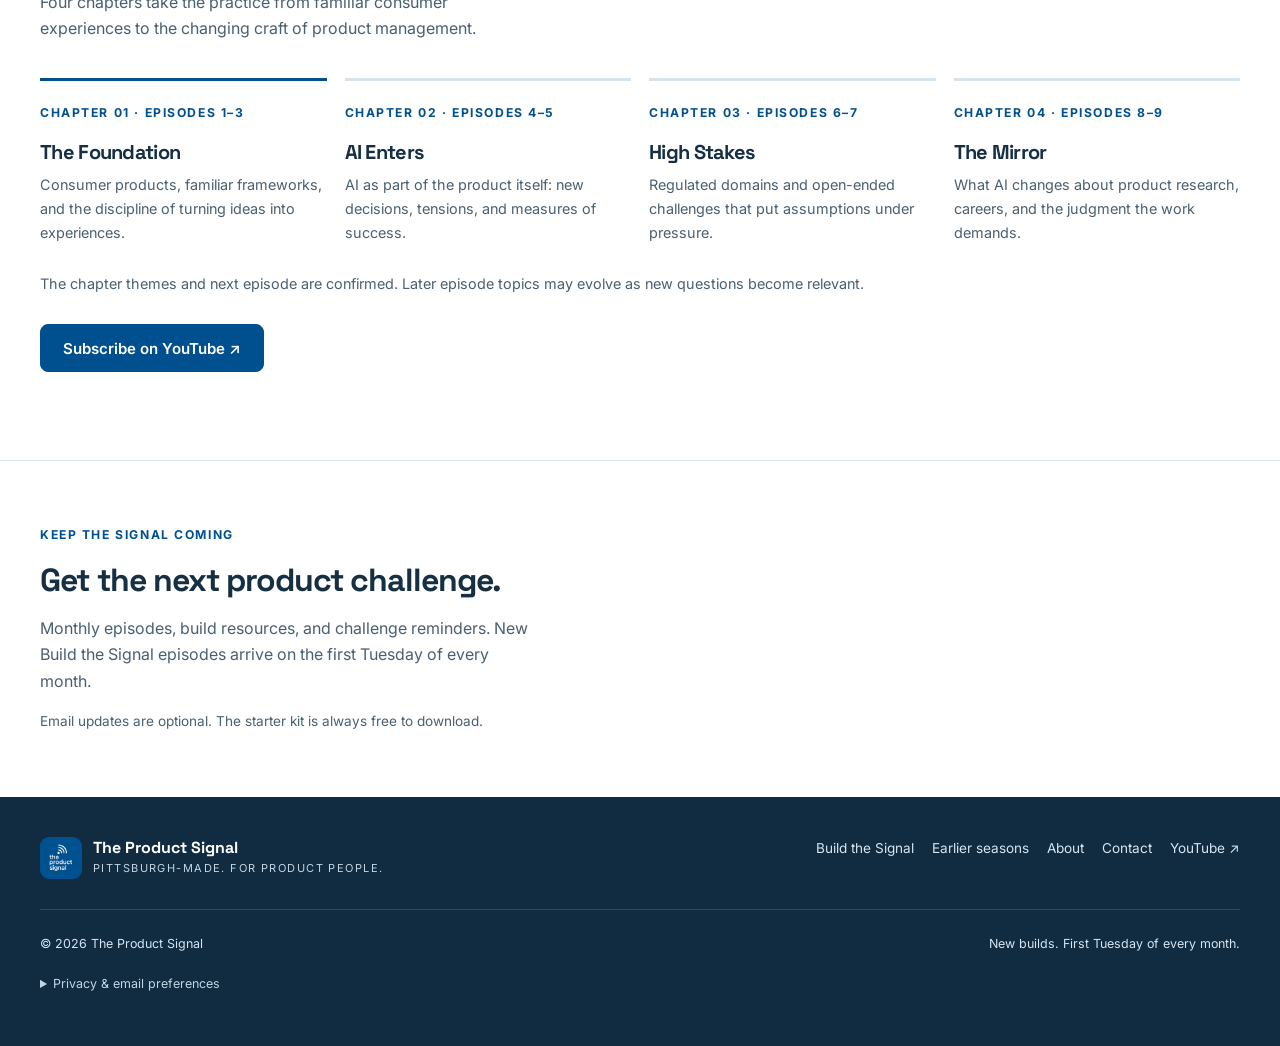
<file: build-the-signal.html>
<!DOCTYPE html>
<html lang="en">
<head>
<meta charset="UTF-8">
<meta name="viewport" content="width=device-width, initial-scale=1">
<title>Build the Signal — The Loyalty Trap | The Product Signal</title>
<meta name="description" content="See the thinking. Build your judgement. Work through real product challenges with Brad and Deb, watch the prototype take shape, and try your own approach.">
<link rel="canonical" href="https://theproductsignal.com/build-the-signal.html">
<meta property="og:type" content="website">
<meta property="og:title" content="Build the Signal — The Loyalty Trap | The Product Signal">
<meta property="og:description" content="See the thinking. Build your judgement. Work through real product challenges with Brad and Deb, watch the prototype take shape, and try your own approach.">
<meta property="og:url" content="https://theproductsignal.com/build-the-signal.html">
<meta property="og:image" content="https://theproductsignal.com/imgs/ep1-step-1.jpg">
<meta property="og:image:alt" content="Build the Signal Episode 1: a Starbucks-inspired rewards prototype">
<meta name="twitter:card" content="summary_large_image">
<link rel="icon" href="imgs/product-signal-logo.jpg" type="image/jpeg">
<link rel="preconnect" href="https://fonts.googleapis.com">
<link rel="preconnect" href="https://fonts.gstatic.com" crossorigin>
<link href="https://fonts.googleapis.com/css2?family=Space+Grotesk:wght@400;500;600;700&amp;family=Inter:wght@400;500;600;700&amp;display=swap" rel="stylesheet">
<link rel="stylesheet" href="site.css">
<script defer src="analytics.js">
</script>
<script defer src="site.js">
</script>
<!-- MailerLite Universal -->
<script>(function(w,d,e,u,f,l,n){w[f]=w[f]||function(){(w[f].q=w[f].q||[]).push(arguments);},l=d.createElement(e),l.async=1,l.src=u,n=d.getElementsByTagName(e)[0],n.parentNode.insertBefore(l,n);})(window,document,'script','https://assets.mailerlite.com/js/universal.js','ml');ml('account', '2765254');</script>
<script type="application/ld+json">{"@context": "https://schema.org", "@type": "VideoObject", "name": "Build the Signal: Episode 1 \u2014 The Loyalty Trap", "description": "An end-to-end product challenge exploring a Starbucks-inspired rewards experience, from problem framing to an AI-built prototype and UX critique.", "thumbnailUrl": ["https://theproductsignal.com/imgs/ep1-step-1.jpg"], "uploadDate": "2026-11-03T08:00:00-05:00", "embedUrl": "https://www.youtube.com/embed/B1a7dNlCZrI", "url": "https://www.youtube.com/watch?v=B1a7dNlCZrI", "hasPart": [{"@type": "Clip", "name": "Introduction: From Product Problem to AI Prototype", "startOffset": 75, "url": "https://www.youtube.com/watch?v=B1a7dNlCZrI&t=75s"}, {"@type": "Clip", "name": "Framing the Starbucks Rewards Challenge", "startOffset": 240, "url": "https://www.youtube.com/watch?v=B1a7dNlCZrI&t=240s"}, {"@type": "Clip", "name": "Understanding Occasional Customers and Success Metrics", "startOffset": 720, "url": "https://www.youtube.com/watch?v=B1a7dNlCZrI&t=720s"}, {"@type": "Clip", "name": "Product Principle and How Might We Statement", "startOffset": 1011, "url": "https://www.youtube.com/watch?v=B1a7dNlCZrI&t=1011s"}, {"@type": "Clip", "name": "Behavioral Triggers, Habits, and Customer Engagement", "startOffset": 1560, "url": "https://www.youtube.com/watch?v=B1a7dNlCZrI&t=1560s"}, {"@type": "Clip", "name": "Brainstorming and Evaluating Product Ideas", "startOffset": 1883, "url": "https://www.youtube.com/watch?v=B1a7dNlCZrI&t=1883s"}, {"@type": "Clip", "name": "From Miro Brainstorm to Structured Product Brief", "startOffset": 2582, "url": "https://www.youtube.com/watch?v=B1a7dNlCZrI&t=2582s"}, {"@type": "Clip", "name": "Building a Working Prototype with ChatGPT, Codex, and React", "startOffset": 3180, "url": "https://www.youtube.com/watch?v=B1a7dNlCZrI&t=3180s"}, {"@type": "Clip", "name": "UX Critique, Iteration, and Product Judgment", "startOffset": 3427, "url": "https://www.youtube.com/watch?v=B1a7dNlCZrI&t=3427s"}, {"@type": "Clip", "name": "Measuring Success and Final Takeaways", "startOffset": 4500, "url": "https://www.youtube.com/watch?v=B1a7dNlCZrI&t=4500s"}]}</script>
</head>
<body>
<a class="skip-link" href="#main">Skip to content</a>
<header class="site-header">
<div class="container nav-shell">
<a class="brand" href="index.html">
<img src="imgs/product-signal-logo.jpg" width="42" height="42" alt="">
<span>The Product Signal<small>Product Thinking. Made Tangible.</small>
</span>
</a>
<nav class="desktop-nav" aria-label="Main navigation">
<a href="index.html">Home</a>
<a href="build-the-signal.html" aria-current="page">Build the Signal</a>
<a href="index.html#episodes">Earlier seasons</a>
<a href="about.html">About</a>
<a href="contact.html">Contact</a>
<a class="nav-action" href="#subscribe">Subscribe</a>
</nav>
<details class="mobile-menu">
<summary>Menu</summary>
<nav aria-label="Mobile navigation">
<a href="index.html">Home</a>
<a href="build-the-signal.html" aria-current="page">Build the Signal</a>
<a href="index.html#episodes">Earlier seasons</a>
<a href="about.html">About</a>
<a href="contact.html">Contact</a>
<a href="#subscribe">Subscribe</a>
</nav>
</details>
</div>
</header>
<main id="main">
<section class="page-hero">
<div class="container">
<div class="breadcrumbs">
<a href="index.html">The Product Signal</a> / Build the Signal</div>
<div class="series-head">
<div>
<span class="eyebrow">A hands-on series from The Product Signal</span>
<h1>Build the Signal.</h1>
<p class="series-tagline">See the thinking. Build your judgement.</p>
<p class="lead">Watch Brad and Deb work through real product challenges, make the tradeoffs explicit, and turn their thinking into working prototypes. Then take the next challenge with us and share what you discover.</p>
<div class="actions">
<a class="button youtube" href="#latest-episode">▶ Watch Episode 1</a>
<a class="button secondary" href="#challenge">Try the next challenge →</a>
</div>
</div>
<div class="series-mark">Execution is compressed.<br>Judgment is not.<small>Full 80–90-minute episodes.<br>First Tuesday of every month.<br>Exclusively on YouTube.</small>
</div>
</div>
<nav class="jump-nav" aria-label="On this page">
<a href="#latest-episode">Episode 1</a>
<a href="#prototype">The prototype</a>
<a href="#get-the-kit">Build along</a>
<a href="#challenge">Next challenge</a>
<a href="#roadmap">Season direction</a>
</nav>
</div>
</section>
<section class="section white" id="latest-episode">
<div class="container">
<span class="eyebrow" data-release-label>Episode 1 · Out now</span>
<h2 class="episode-title">The Loyalty Trap</h2>
<p class="question">How would you improve the Starbucks Rewards program to increase customer lifetime value?</p>
<div class="episode-meta">
<span>November 3, 2026</span>
<span>Full walkthrough</span>
<span>Product sense · Retention · Hooked Model</span>
</div>
<div class="video-frame" id="episode-player">
<img class="video-cover" src="imgs/ep1-step-1.jpg" alt="Preview of the Starbucks-inspired rewards experience">
<button type="button" class="video-launch" data-play-video>
<span class="play-circle" aria-hidden="true">▶</span>Play Episode 1 on YouTube</button>
</div>
<div class="video-fallback">
<a href="https://www.youtube.com/watch?v=B1a7dNlCZrI" target="_blank" rel="noopener noreferrer" class="text-link" data-watch-episode="1">Watch directly on YouTube ↗</a>
<a href="https://www.youtube.com/watch?v=B1a7dNlCZrI&amp;t=3180s" data-chapter="3180">Jump to the prototype build · 53:00 →</a>
</div>
<div class="episode-details">
<div>
<h3>Beyond the interview answer.</h3>
<p class="small">Deb and Brad start with a broad question and work through customer segmentation, product strategy, behavioral triggers, ideation, assumptions, and success metrics. Then they take the product sense exercise further.</p>
<ul class="takeaways">
<li>See how a customer segment and product principle shape the ideas worth pursuing.</li>
<li>Follow the handoff from a Miro brainstorm to a structured brief in ChatGPT.</li>
<li>Watch Codex and a reusable React starter kit turn decisions into an interactive experience.</li>
<li>Review UX gaps, challenge assumptions, and iterate on the result.</li>
</ul>
<p class="small">The full process is the episode. Shorter YouTube clips will follow.</p>
</div>
<div>
<h3>Find your starting point.</h3>
<nav class="chapters" aria-label="Episode 1 chapters">
<a class="chapter" href="https://www.youtube.com/watch?v=B1a7dNlCZrI&amp;t=75s" data-chapter="75">
<time>1:15</time>
<span>Introduction: From Product Problem to AI Prototype</span>
</a>
<a class="chapter" href="https://www.youtube.com/watch?v=B1a7dNlCZrI&amp;t=240s" data-chapter="240">
<time>4:00</time>
<span>Framing the Starbucks Rewards Challenge</span>
</a>
<a class="chapter" href="https://www.youtube.com/watch?v=B1a7dNlCZrI&amp;t=720s" data-chapter="720">
<time>12:00</time>
<span>Understanding Occasional Customers and Success Metrics</span>
</a>
<a class="chapter" href="https://www.youtube.com/watch?v=B1a7dNlCZrI&amp;t=1011s" data-chapter="1011">
<time>16:51</time>
<span>Product Principle and How Might We Statement</span>
</a>
<a class="chapter" href="https://www.youtube.com/watch?v=B1a7dNlCZrI&amp;t=1560s" data-chapter="1560">
<time>26:00</time>
<span>Behavioral Triggers, Habits, and Customer Engagement</span>
</a>
<a class="chapter" href="https://www.youtube.com/watch?v=B1a7dNlCZrI&amp;t=1883s" data-chapter="1883">
<time>31:23</time>
<span>Brainstorming and Evaluating Product Ideas</span>
</a>
<a class="chapter" href="https://www.youtube.com/watch?v=B1a7dNlCZrI&amp;t=2582s" data-chapter="2582">
<time>43:02</time>
<span>From Miro Brainstorm to Structured Product Brief</span>
</a>
<a class="chapter" href="https://www.youtube.com/watch?v=B1a7dNlCZrI&amp;t=3180s" data-chapter="3180">
<time>53:00</time>
<span>Building a Working Prototype with ChatGPT, Codex, and React</span>
</a>
<a class="chapter" href="https://www.youtube.com/watch?v=B1a7dNlCZrI&amp;t=3427s" data-chapter="3427">
<time>57:07</time>
<span>UX Critique, Iteration, and Product Judgment</span>
</a>
<a class="chapter" href="https://www.youtube.com/watch?v=B1a7dNlCZrI&amp;t=4500s" data-chapter="4500">
<time>1:15:00</time>
<span>Measuring Success and Final Takeaways</span>
</a>
</nav>
</div>
</div>
</div>
</section>
<section class="section" id="prototype">
<div class="container">
<div class="section-intro">
<div>
<span class="eyebrow">From thinking to interface</span>
<h2>What we built.</h2>
<p>A three-step, Starbucks-inspired rewards concept. These are screenshots of the prototype explored in the episode.</p>
</div>
</div>
<div class="gallery">
<figure>
<a href="imgs/ep1-step-1.jpg" target="_blank" rel="noopener noreferrer" class="" >
<img src="imgs/ep1-step-1.jpg" alt="Prototype step 1: Discover" loading="lazy">
</a>
<figcaption>
<strong>01 / Discover</strong>Start with preferences and the moment behind the visit. <span class="small">Open image ↗</span>
</figcaption>
</figure>
<figure>
<a href="imgs/ep1-step-2.jpg" target="_blank" rel="noopener noreferrer" class="" >
<img src="imgs/ep1-step-2.jpg" alt="Prototype step 2: Your reward" loading="lazy">
</a>
<figcaption>
<strong>02 / Your reward</strong>Make the recommendation and its conditions understandable. <span class="small">Open image ↗</span>
</figcaption>
</figure>
<figure>
<a href="imgs/ep1-step-3.jpg" target="_blank" rel="noopener noreferrer" class="" >
<img src="imgs/ep1-step-3.jpg" alt="Prototype step 3: Make it yours" loading="lazy">
</a>
<figcaption>
<strong>03 / Make it yours</strong>Explore drink suggestions and the next choice in the experience. <span class="small">Open image ↗</span>
</figcaption>
</figure>
</div>
<p class="small" style="margin-top:24px">An independent concept exercise with fictional offers. Watch the episode for the interactive walkthrough.</p>
<div class="workflow" aria-label="Episode workflow">
<span>Frame the problem</span>
<span>Choose the customer</span>
<span>Develop the strategy</span>
<span>Explore ideas</span>
<span>Structure the brief</span>
<span>Prototype</span>
<span>Critique &amp; measure</span>
</div>
</div>
</section>
<section class="section blue" id="get-the-kit">
<div class="container split">
<div>
<span class="eyebrow">Don’t just watch</span>
<h2>Build your version.</h2>
<p class="lead">Use the same workflow on a new problem. Make the product decisions, turn them into a brief, then use AI to build and iterate.</p>
<p class="lead">No coding background required to follow the guided exercise. You’ll set up a local React project using the included Mac or Windows instructions.</p>
<div class="actions">
<a class="button secondary" href="#challenge">Start with the next question →</a>
</div>
</div>
<article class="resource-card">
<span class="eyebrow">Free audience kit · ZIP download</span>
<h3>From blank question to clickable prototype.</h3>
<ul>
<li>A reusable React/Vite starter project</li>
<li>Mac and Windows setup guides</li>
<li>Miro board structure and product decision template</li>
<li>Prompts for the brief, build, critique, and audit</li>
</ul>
<a class="button" href="build-the-signal-audience-kit.zip" download>Download the starter kit ↓</a>
<p class="small">Start with the guide for your operating system. The workflow uses Miro, ChatGPT, Codex, and Node.js 22.12 or newer. Tool access or usage costs may apply; the kit is free and no email is required.</p>
</article>
</div>
</section>
<section class="section" id="challenge">
<div class="container">
<div class="challenge-box" id="share-your-build">
<span class="eyebrow">Episode 2 · Design for Someone Unlike You</span>
<h2>Design a ride-hailing experience for elderly users who are first-time smartphone users.</h2>
<div class="challenge-grid">
<div>
<p>Work through the question alongside us before the next episode. Choose the user’s needs, decide what matters most, and build enough to test your thinking. Your decisions give us another perspective to learn from.</p>
<span class="deadline" data-deadline-label>Submit by November 18, 2026 · 8 a.m. ET</span>
<p class="small" style="margin-top:12px">Next episode: December 1, 2026. Selected community work may be featured on the show.</p>
</div>
<ol>
<li>
<strong>Frame it.</strong> Identify the person, their situation, and the problem you’ll prioritize.</li>
<li>
<strong>Build it.</strong> Use the starter kit or your preferred tools. Screenshots and short walkthroughs are welcome.</li>
<li>
<strong>Share the decisions.</strong> Explain a tradeoff and what building changed about your thinking.</li>
</ol>
</div>
<div class="actions">
<a href="https://docs.google.com/forms/d/e/1FAIpQLScIAINyRvQDq5vJ3KVv4iAF70oxnIkbcr8-0kp_B2P511onvQ/viewform?usp=header" target="_blank" rel="noopener noreferrer" class="button" data-challenge-submit>Submit your build ↗</a>
<a class="text-link" href="build-the-signal-audience-kit.zip" download>Get the starter kit ↓</a>
</div>
<p class="small" style="margin-top:18px" data-challenge-note>Opens Google Forms. Include a link we can access and a short explanation. We’re looking for clear thinking, thoughtful tradeoffs, and learning—not polish alone.</p>
</div>
</div>
</section>
<section class="section white" id="roadmap">
<div class="container">
<div class="section-intro">
<div>
<span class="eyebrow">Build the Signal · Season 1</span>
<h2>A season of harder questions.</h2>
<p>Four chapters take the practice from familiar consumer experiences to the changing craft of product management.</p>
</div>
</div>
<div class="roadmap">
<article>
<span class="eyebrow">Chapter 01 · Episodes 1–3</span>
<h3>The Foundation</h3>
<p>Consumer products, familiar frameworks, and the discipline of turning ideas into experiences.</p>
</article>
<article>
<span class="eyebrow">Chapter 02 · Episodes 4–5</span>
<h3>AI Enters</h3>
<p>AI as part of the product itself: new decisions, tensions, and measures of success.</p>
</article>
<article>
<span class="eyebrow">Chapter 03 · Episodes 6–7</span>
<h3>High Stakes</h3>
<p>Regulated domains and open-ended challenges that put assumptions under pressure.</p>
</article>
<article>
<span class="eyebrow">Chapter 04 · Episodes 8–9</span>
<h3>The Mirror</h3>
<p>What AI changes about product research, careers, and the judgment the work demands.</p>
</article>
</div>
<p class="roadmap-note">The chapter themes and next episode are confirmed. Later episode topics may evolve as new questions become relevant.</p>
<div class="actions">
<a href="https://www.youtube.com/@theproductsignal" target="_blank" rel="noopener noreferrer" class="button" >Subscribe on YouTube ↗</a>
</div>
</div>
</section>
</main>
<section class="newsletter" id="subscribe" aria-labelledby="newsletter-title">
<div class="container newsletter-grid">
<div>
<span class="eyebrow">Keep the signal coming</span>
<h2 id="newsletter-title">Get the next product challenge.</h2>
<p>Monthly episodes, build resources, and challenge reminders. New Build the Signal episodes arrive on the first Tuesday of every month.</p>
<p class="small">Email updates are optional. The starter kit is always free to download.</p>
</div>
<div class="newsletter-form">
<div class="ml-embedded" data-form="sqzwTr">
</div>
<noscript>Please enable JavaScript to load the email signup form.</noscript>
</div>
</div>
</section>
<footer class="site-footer">
<div class="container">
<div class="footer-top">
<a class="brand" href="index.html">
<img src="imgs/product-signal-logo.jpg" width="42" height="42" alt="">
<span>The Product Signal<small>Pittsburgh-made. For product people.</small>
</span>
</a>
<nav class="footer-links" aria-label="Footer">
<a href="build-the-signal.html">Build the Signal</a>
<a href="index.html#episodes">Earlier seasons</a>
<a href="about.html">About</a>
<a href="contact.html">Contact</a>
<a href="https://www.youtube.com/@theproductsignal" target="_blank" rel="noopener noreferrer" class="" >YouTube ↗</a>
</nav>
</div>
<div class="footer-bottom">
<span>© 2026 The Product Signal</span>
<span>New builds. First Tuesday of every month.</span>
</div>
<details class="privacy" id="privacy">
<summary>Privacy &amp; email preferences</summary>
<p>Contact messages are processed by Formspree. Challenge submissions are collected through Google Forms. Optional email updates are managed by MailerLite; you can unsubscribe using the link in any update. Submitting a challenge does not subscribe you to email updates.</p>
<p>With your permission, we use Google Analytics to understand visits, episode clicks, and resource downloads. We do not send form responses, names, or email addresses to Analytics. Playing an embedded video connects to YouTube. <button class="privacy-button" type="button" data-analytics-settings>Change analytics preference</button>. For questions, <a href="mailto:theproductsignal@gmail.com">email us</a>.</p>
</details>
</div>
</footer>
<aside class="consent" id="analytics-consent" aria-label="Analytics preference" hidden>
<strong>Help us improve the show’s website.</strong>
<p>Allow Google Analytics to measure visits and resource clicks? You can change your choice in the footer.</p>
<div class="actions">
<button type="button" class="button secondary" data-consent="denied">No thanks</button>
<button type="button" class="button" data-consent="granted">Allow analytics</button>
</div>
</aside>
</body>
</html>
</file>
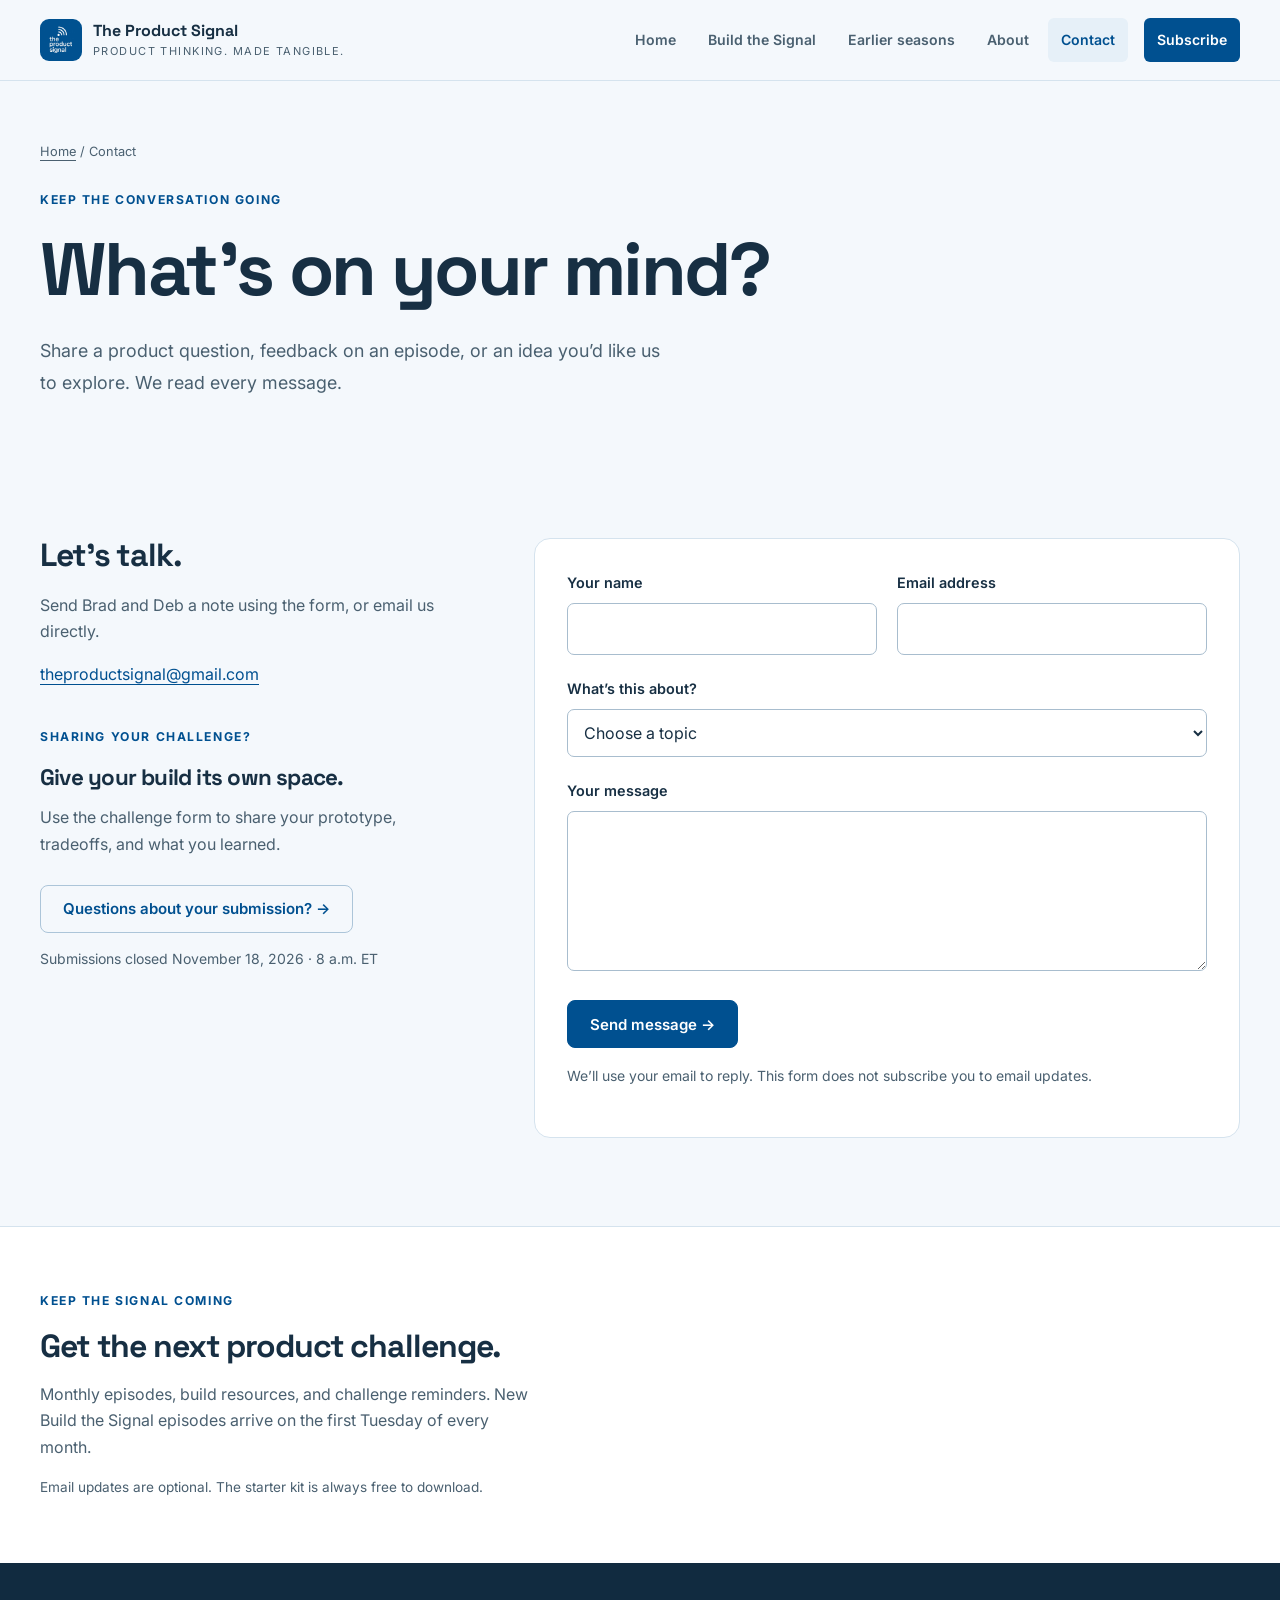
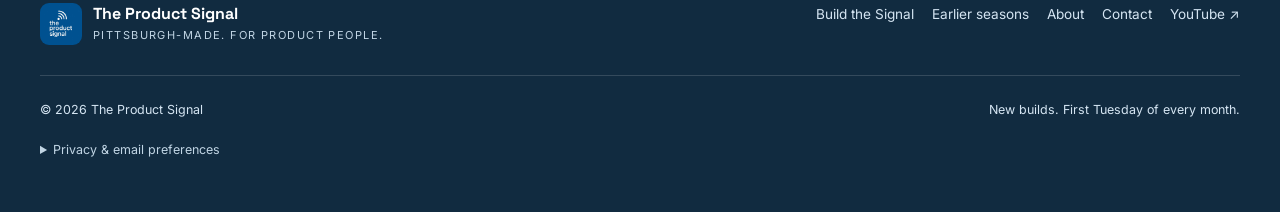
<file: contact.html>
<!DOCTYPE html>
<html lang="en">
<head>
<meta charset="UTF-8">
<meta name="viewport" content="width=device-width, initial-scale=1">
<title>Contact | The Product Signal</title>
<meta name="description" content="Send Brad and Deb a product question, episode feedback, or collaboration idea. Find the Build the Signal challenge submission form.">
<link rel="canonical" href="https://theproductsignal.com/contact.html">
<meta property="og:type" content="website">
<meta property="og:title" content="Contact | The Product Signal">
<meta property="og:description" content="Send Brad and Deb a product question, episode feedback, or collaboration idea. Find the Build the Signal challenge submission form.">
<meta property="og:url" content="https://theproductsignal.com/contact.html">
<meta property="og:image" content="https://theproductsignal.com/imgs/ep1-step-1.jpg">
<meta property="og:image:alt" content="Build the Signal Episode 1: a Starbucks-inspired rewards prototype">
<meta name="twitter:card" content="summary_large_image">
<link rel="icon" href="imgs/product-signal-logo.jpg" type="image/jpeg">
<link rel="preconnect" href="https://fonts.googleapis.com">
<link rel="preconnect" href="https://fonts.gstatic.com" crossorigin>
<link href="https://fonts.googleapis.com/css2?family=Space+Grotesk:wght@400;500;600;700&amp;family=Inter:wght@400;500;600;700&amp;display=swap" rel="stylesheet">
<link rel="stylesheet" href="site.css">
<script defer src="analytics.js">
</script>
<script defer src="site.js">
</script>
<!-- MailerLite Universal -->
<script>(function(w,d,e,u,f,l,n){w[f]=w[f]||function(){(w[f].q=w[f].q||[]).push(arguments);},l=d.createElement(e),l.async=1,l.src=u,n=d.getElementsByTagName(e)[0],n.parentNode.insertBefore(l,n);})(window,document,'script','https://assets.mailerlite.com/js/universal.js','ml');ml('account', '2765254');</script>
</head>
<body>
<a class="skip-link" href="#main">Skip to content</a>
<header class="site-header">
<div class="container nav-shell">
<a class="brand" href="index.html">
<img src="imgs/product-signal-logo.jpg" width="42" height="42" alt="">
<span>The Product Signal<small>Product Thinking. Made Tangible.</small>
</span>
</a>
<nav class="desktop-nav" aria-label="Main navigation">
<a href="index.html">Home</a>
<a href="build-the-signal.html">Build the Signal</a>
<a href="index.html#episodes">Earlier seasons</a>
<a href="about.html">About</a>
<a href="contact.html" aria-current="page">Contact</a>
<a class="nav-action" href="#subscribe">Subscribe</a>
</nav>
<details class="mobile-menu">
<summary>Menu</summary>
<nav aria-label="Mobile navigation">
<a href="index.html">Home</a>
<a href="build-the-signal.html">Build the Signal</a>
<a href="index.html#episodes">Earlier seasons</a>
<a href="about.html">About</a>
<a href="contact.html" aria-current="page">Contact</a>
<a href="#subscribe">Subscribe</a>
</nav>
</details>
</div>
</header>
<main id="main">
<section class="page-hero">
<div class="container">
<div class="breadcrumbs">
<a href="index.html">Home</a> / Contact</div>
<span class="eyebrow">Keep the conversation going</span>
<h1>What’s on your mind?</h1>
<p class="lead">Share a product question, feedback on an episode, or an idea you’d like us to explore. We read every message.</p>
</div>
</section>
<section class="section">
<div class="container contact-layout">
<div>
<h2>Let’s talk.</h2>
<p>Send Brad and Deb a note using the form, or email us directly.</p>
<p>
<a href="mailto:theproductsignal@gmail.com">theproductsignal@gmail.com</a>
</p>
<div style="margin-top:40px">
<span class="eyebrow">Sharing your challenge?</span>
<h3>Give your build its own space.</h3>
<p style="margin-top:14px">Use the challenge form to share your prototype, tradeoffs, and what you learned.</p>
<div class="actions">
<a href="https://docs.google.com/forms/d/e/1FAIpQLScIAINyRvQDq5vJ3KVv4iAF70oxnIkbcr8-0kp_B2P511onvQ/viewform?usp=header" target="_blank" rel="noopener noreferrer" class="button secondary" data-challenge-submit>Submit your build ↗</a>
</div>
<p class="small" style="margin-top:14px" data-deadline-label>Submit by November 18, 2026 · 8 a.m. ET</p>
</div>
</div>
<form class="contact-form" id="contactForm" action="https://formspree.io/f/xvzyybwq" method="POST">
<div class="form-row">
<div class="field">
<label for="name">Your name</label>
<input type="text" name="name" id="name" autocomplete="name" required>
</div>
<div class="field">
<label for="email">Email address</label>
<input type="email" name="email" id="email" autocomplete="email" required>
</div>
</div>
<div class="field">
<label for="subject">What’s this about?</label>
<select name="subject" id="subject" required>
<option value="" disabled selected>Choose a topic</option>
<option>A product question or topic idea</option>
<option>Feedback on an episode</option>
<option>Help with the starter kit</option>
<option>A collaboration</option>
<option>Just saying hello</option>
</select>
</div>
<div class="field">
<label for="message">Your message</label>
<textarea name="message" id="message" required>
</textarea>
</div>
<button type="submit" class="button">Send message →</button>
<p class="small" style="margin-top:16px">We’ll use your email to reply. This form does not subscribe you to email updates.</p>
<p id="formStatus" class="form-status" role="status" aria-live="polite">
</p>
</form>
</div>
</section>
</main>
<section class="newsletter" id="subscribe" aria-labelledby="newsletter-title">
<div class="container newsletter-grid">
<div>
<span class="eyebrow">Keep the signal coming</span>
<h2 id="newsletter-title">Get the next product challenge.</h2>
<p>Monthly episodes, build resources, and challenge reminders. New Build the Signal episodes arrive on the first Tuesday of every month.</p>
<p class="small">Email updates are optional. The starter kit is always free to download.</p>
</div>
<div class="newsletter-form">
<div class="ml-embedded" data-form="sqzwTr">
</div>
<noscript>Please enable JavaScript to load the email signup form.</noscript>
</div>
</div>
</section>
<footer class="site-footer">
<div class="container">
<div class="footer-top">
<a class="brand" href="index.html">
<img src="imgs/product-signal-logo.jpg" width="42" height="42" alt="">
<span>The Product Signal<small>Pittsburgh-made. For product people.</small>
</span>
</a>
<nav class="footer-links" aria-label="Footer">
<a href="build-the-signal.html">Build the Signal</a>
<a href="index.html#episodes">Earlier seasons</a>
<a href="about.html">About</a>
<a href="contact.html">Contact</a>
<a href="https://www.youtube.com/@theproductsignal" target="_blank" rel="noopener noreferrer" class="" >YouTube ↗</a>
</nav>
</div>
<div class="footer-bottom">
<span>© 2026 The Product Signal</span>
<span>New builds. First Tuesday of every month.</span>
</div>
<details class="privacy" id="privacy">
<summary>Privacy &amp; email preferences</summary>
<p>Contact messages are processed by Formspree. Challenge submissions are collected through Google Forms. Optional email updates are managed by MailerLite; you can unsubscribe using the link in any update. Submitting a challenge does not subscribe you to email updates.</p>
<p>With your permission, we use Google Analytics to understand visits, episode clicks, and resource downloads. We do not send form responses, names, or email addresses to Analytics. Playing an embedded video connects to YouTube. <button class="privacy-button" type="button" data-analytics-settings>Change analytics preference</button>. For questions, <a href="mailto:theproductsignal@gmail.com">email us</a>.</p>
</details>
</div>
</footer>
<aside class="consent" id="analytics-consent" aria-label="Analytics preference" hidden>
<strong>Help us improve the show’s website.</strong>
<p>Allow Google Analytics to measure visits and resource clicks? You can change your choice in the footer.</p>
<div class="actions">
<button type="button" class="button secondary" data-consent="denied">No thanks</button>
<button type="button" class="button" data-consent="granted">Allow analytics</button>
</div>
</aside>
</body>
</html>
</file>
<file: site.css>
:root{--blue:#005090;--deep:#003a6e;--ink:#172f43;--muted:#4a6070;--paper:#f4f8fc;--line:#d5e3ee;--ice:#e6f0f8;--white:#fff;--radius:18px;--heading:'Space Grotesk',sans-serif;--body:'Inter',sans-serif}

*{box-sizing:border-box}
html{scroll-behavior:smooth;scroll-padding-top:100px}
body{margin:0;background:var(--paper);color:var(--ink);font:16px/1.65 var(--body)}
img{max-width:100%;display:block}
a{color:var(--blue);text-underline-offset:4px}
button,input,textarea,select{font:inherit}
button,a,input,textarea,select{touch-action:manipulation}
button{cursor:pointer}
h1,h2,h3,h4,p,figure{margin:0}
h1,h2,h3,h4{font-family:var(--heading);line-height:1.12;letter-spacing:-.035em}
h1{font-size:clamp(2.7rem,5.8vw,5.4rem);font-weight:700}
h2{font-size:clamp(2rem,3.5vw,3rem)}
h3{font-size:1.4rem}
p+p{margin-top:16px}
a:focus-visible,button:focus-visible,input:focus-visible,textarea:focus-visible,select:focus-visible,summary:focus-visible{outline:3px solid #ad6200;outline-offset:5px}
section[id]{scroll-margin-top:100px}
.container{width:min(1200px,calc(100% - 80px));margin-inline:auto}
.section{padding-block:88px}
.section.white{background:white}
.section.blue{background:var(--deep);color:white}
.section.blue p{color:#d5e5f2}
.eyebrow{display:block;color:var(--blue);font-size:.76rem;font-weight:700;letter-spacing:.13em;text-transform:uppercase;margin-bottom:18px}
.blue .eyebrow{color:#b8d8f0}
.lead{font-size:1.12rem;line-height:1.75;color:var(--muted);max-width:640px;margin-top:24px}
.small{font-size:.875rem;color:var(--muted)}
.section-intro{display:flex;justify-content:space-between;align-items:end;gap:28px;margin-bottom:36px}
.section-intro p{max-width:490px;color:var(--muted);margin-top:14px}
.section-intro .text-link{flex-shrink:0}
.text-link{font-weight:600}
.actions{display:flex;flex-wrap:wrap;align-items:center;gap:14px;margin-top:28px}
.button{display:inline-flex;align-items:center;justify-content:center;gap:10px;min-height:48px;padding:12px 22px;border:1px solid var(--blue);border-radius:8px;background:var(--blue);color:#fff;text-decoration:none;font-size:.94rem;font-weight:600;line-height:1.4;transition:background .15s,transform .15s}
.button:hover{background:var(--deep);transform:translateY(-1px)}
.button.secondary{color:var(--blue);background:transparent;border-color:#acc5d9}
.button.secondary:hover{background:var(--ice)}
.blue .button{background:white;color:var(--deep);border-color:white}
.blue .button.secondary{background:transparent;color:white;border-color:#91b3cf}
.button.youtube{background:#b91c1c;border-color:#b91c1c;color:#fff}
.button.youtube:hover{background:#991b1b}
.skip-link{position:fixed;left:16px;top:-100px;z-index:200;background:white;padding:12px}
.skip-link:focus{top:12px}
.site-header{position:sticky;top:0;z-index:100;background:rgba(244,248,252,.97);border-bottom:1px solid var(--line)}
.nav-shell{min-height:80px;display:flex;align-items:center;justify-content:space-between;gap:24px}
.brand{display:flex;gap:11px;align-items:center;text-decoration:none;color:var(--ink);font-family:var(--heading);font-weight:700;line-height:1.2}
.brand img{width:42px;height:42px;border-radius:9px}
.brand small{display:block;font:11px/1.5 var(--body);letter-spacing:.13em;text-transform:uppercase;color:var(--muted);margin-top:3px}
.desktop-nav{display:flex;align-items:center;gap:6px}
.desktop-nav>a{padding:10px 13px;text-decoration:none;color:var(--muted);font-size:.88rem;font-weight:600}
.desktop-nav>a:hover,.desktop-nav>a[aria-current=page]{color:var(--blue);background:var(--ice);border-radius:6px}
.desktop-nav .nav-action{background:var(--blue);color:white;border-radius:6px;margin-left:10px}
.desktop-nav .nav-action:hover{background:var(--deep);color:white}
.mobile-menu{display:none;position:relative}
.mobile-menu summary{padding:10px 14px;cursor:pointer;border:1px solid var(--line);border-radius:6px;font-weight:600}
.mobile-menu nav{position:absolute;right:0;top:56px;width:260px;padding:12px;background:white;border:1px solid var(--line);border-radius:12px;box-shadow:0 15px 40px #172f4320}
.mobile-menu a{display:block;padding:12px;text-decoration:none;font-weight:600}
.mobile-menu a:hover{background:var(--ice)}

.hero{padding:70px 0 60px;position:relative}
.hero-grid{display:grid;grid-template-columns:1fr 1fr;gap:56px;align-items:center}
.hero h1 span{color:var(--blue)}
.hero .lead{max-width:540px;font-size:1.04rem}
.thesis{font-family:var(--heading);font-size:1.1rem;color:var(--ink);font-weight:600;margin-top:24px;padding-left:16px;border-left:3px solid var(--blue)}
.episode-cover{padding:22px;background:var(--deep);border-radius:var(--radius);color:white;box-shadow:0 20px 50px #003a6e20}
.cover-top{display:flex;justify-content:space-between;gap:12px;font-size:.75rem;letter-spacing:.06em;text-transform:uppercase;margin-bottom:20px;color:#d2e5f4}
.cover-art{display:block;position:relative;border-radius:10px;overflow:hidden;background:#e8eee6}
.cover-art img{width:100%;height:auto}
.play-label{position:absolute;bottom:14px;left:14px;display:flex;gap:10px;align-items:center;background:#fff;color:var(--deep);font-size:.86rem;font-weight:700;border-radius:7px;padding:11px 16px;box-shadow:0 3px 15px #0002}
.episode-cover h2{font-size:1.8rem;margin-top:22px}
.episode-cover p{color:#d2e5f4;margin-top:8px;font-size:.94rem}
.hero-note{margin-top:20px;font-size:.8rem;color:var(--muted)}
.cadence{border-top:1px solid var(--line);border-bottom:1px solid var(--line);background:white}
.cadence-inner{display:flex;justify-content:space-between;gap:20px;align-items:center;padding-block:19px;color:var(--muted);font-size:.85rem}
.cadence strong{color:var(--ink)}
.steps{display:grid;grid-template-columns:repeat(3,1fr);gap:24px}
.step{padding:28px;border:1px solid var(--line);border-radius:12px;background:white}
.step-number{font-family:var(--heading);color:var(--blue);font-size:.8rem;font-weight:700;display:block;margin-bottom:24px}
.step h3{margin-bottom:12px}
.step p{color:var(--muted);font-size:.96rem}
.host-strip{display:grid;grid-template-columns:1.2fr 1fr;align-items:center;gap:56px}
.host-mini-grid{display:grid;grid-template-columns:1fr 1fr;gap:20px}
.host-mini img{width:100%;aspect-ratio:1/1;object-fit:cover;object-position:center 25%;border-radius:12px}
.host-mini h3{font-size:1.1rem;margin-top:14px}
.host-mini p{font-size:.85rem;margin-top:5px;color:var(--muted)}
.archive-group+.archive-group{margin-top:44px}
.archive-heading{display:flex;justify-content:space-between;align-items:center;gap:20px;margin-bottom:18px}
.archive-heading h3{font-size:1.35rem}
.episode-grid{display:grid;grid-template-columns:repeat(4,1fr);gap:16px}
.episode-card{display:flex;flex-direction:column;text-decoration:none;padding:24px;background:white;border:1px solid var(--line);border-radius:12px;transition:border-color .15s}
.episode-card:hover{border-color:var(--blue)}
.episode-card h4{font-size:1.1rem;line-height:1.4;color:var(--ink);flex:1;margin:15px 0 24px}
.episode-card .small{font-size:.78rem}
.platforms{display:flex;flex-wrap:wrap;gap:10px;margin-top:24px}
.platforms a{border:1px solid var(--line);border-radius:8px;min-height:44px;display:flex;align-items:center;padding:9px 16px;font-size:.88rem;font-weight:600;background:white;text-decoration:none}
.platforms a:hover{background:var(--ice)}

.page-hero{padding:60px 0 52px}
.page-hero h1{max-width:920px}
.breadcrumbs{font-size:.8rem;color:var(--muted);margin-bottom:28px}
.breadcrumbs a{color:inherit}
.series-head{display:grid;grid-template-columns:1.35fr .65fr;gap:60px;align-items:end}
.series-mark{padding:28px;background:var(--deep);border-radius:14px;color:white;font:600 1.5rem/1.35 var(--heading)}
.series-mark small{display:block;color:#cce0ef;font:400 .85rem/1.6 var(--body);margin-top:16px}
.jump-nav{display:flex;flex-wrap:wrap;gap:8px;margin-top:30px}
.jump-nav a{padding:8px 15px;border:1px solid var(--line);border-radius:100px;text-decoration:none;font-size:.85rem}
.episode-title{max-width:900px}
.question{font:500 clamp(1.3rem,2.3vw,1.8rem)/1.4 var(--heading);letter-spacing:-.02em;max-width:900px;margin-top:18px}
.episode-meta{display:flex;flex-wrap:wrap;gap:12px;margin:20px 0 28px;font-size:.85rem;color:var(--muted)}
.episode-meta span+span::before{content:'·';margin-right:12px}
.video-frame{position:relative;background:#102c43;border-radius:14px;overflow:hidden;aspect-ratio:16/9}
.video-frame iframe{width:100%;height:100%;border:0}
.video-frame .video-cover{width:100%;height:100%;object-fit:cover;opacity:.65}
.video-launch{position:absolute;inset:0;display:flex;flex-direction:column;align-items:center;justify-content:center;gap:14px;background:transparent;border:0;color:white;font-size:1.15rem;font-weight:600;width:100%}
.play-circle{display:grid;place-items:center;width:72px;height:72px;border-radius:50%;background:white;color:var(--deep);font-size:26px;box-shadow:0 5px 30px #0004}
.video-fallback{display:flex;flex-wrap:wrap;justify-content:space-between;gap:12px;margin-top:15px;font-size:.85rem}
.episode-details{display:grid;grid-template-columns:.85fr 1.15fr;gap:64px;margin-top:48px}
.episode-details h3{margin-bottom:18px}
.takeaways{padding-left:20px;color:var(--muted)}
.takeaways li{margin-bottom:14px}
.chapters{display:grid;gap:2px}
.chapter{display:grid;grid-template-columns:65px 1fr;gap:16px;padding:11px 8px;border-bottom:1px solid var(--line);font-size:.86rem;text-decoration:none;color:var(--ink);border-radius:3px}
.chapter:hover{background:var(--ice)}
.chapter time{font-weight:600;color:var(--blue);font-variant-numeric:tabular-nums}
.workflow{display:flex;flex-wrap:wrap;gap:8px;margin-top:28px}
.workflow span{font-size:.84rem;padding:9px 14px;border:1px solid var(--line);border-radius:6px;background:white}
.gallery{display:grid;grid-template-columns:repeat(3,1fr);gap:22px}
.gallery figure{min-width:0}
.gallery a{display:block;border:1px solid var(--line);border-radius:12px;overflow:hidden;background:#f7f6ef}
.gallery img{width:100%;aspect-ratio:1.4;object-fit:contain;transition:transform .2s}
.gallery a:hover img{transform:scale(1.02)}
.gallery figcaption{margin-top:14px;color:var(--muted);font-size:.9rem}
.gallery figcaption strong{display:block;color:var(--ink);margin-bottom:4px}
.split{display:grid;grid-template-columns:1fr 1fr;gap:64px;align-items:start}
.resource-card{background:white;color:var(--ink);border-radius:14px;padding:32px}
.resource-card ul{padding-left:20px;color:var(--muted);margin:20px 0 28px}
.resource-card li{margin-bottom:10px}
.blue .resource-card p{color:var(--muted)}
.blue .resource-card .button{background:var(--blue);color:white}
.resource-card .small{margin-top:16px}
.challenge-box{border:1px solid #b6d0e4;background:var(--ice);border-radius:18px;padding:40px}
.challenge-box h2{max-width:850px;font-size:clamp(1.8rem,3vw,2.7rem);line-height:1.2}
.challenge-grid{display:grid;grid-template-columns:1.2fr 1fr;gap:48px;margin-top:30px}
.challenge-grid p{color:var(--muted)}
.challenge-grid ol{padding-left:20px;margin:0;color:var(--muted)}
.challenge-grid li{padding:0 0 12px 6px}
.deadline{display:inline-block;margin-top:24px;font-size:.9rem;font-weight:600;color:var(--blue)}
.roadmap{display:grid;grid-template-columns:repeat(4,1fr);gap:18px}
.roadmap article{border-top:3px solid var(--line);padding-top:22px}
.roadmap article:first-child{border-color:var(--blue)}
.roadmap h3{margin:10px 0;font-size:1.25rem}
.roadmap p{font-size:.9rem;color:var(--muted)}
.roadmap-note{margin-top:28px;color:var(--muted);font-size:.9rem}
.hosts{display:grid;grid-template-columns:1fr 1fr;gap:48px}
.host-card{border:1px solid var(--line);border-radius:16px;padding:28px;background:white}
.host-card img{width:100%;height:350px;object-fit:cover;object-position:center 25%;border-radius:10px;margin-bottom:24px}
.host-card h3{font-size:1.7rem}
.host-role{color:var(--blue);font-size:.9rem;margin:8px 0 20px}
.host-card p{color:var(--muted);font-size:.95rem}
.host-card .text-link{display:inline-block;margin-top:22px}
.values{display:grid;grid-template-columns:repeat(3,1fr);gap:30px}
.values h3{margin-bottom:14px}
.values p{color:var(--muted)}

.contact-layout{display:grid;grid-template-columns:.75fr 1.25fr;gap:70px}
.contact-layout h2{font-size:2rem;margin-bottom:18px}
.contact-layout p{color:var(--muted)}
.contact-form{padding:32px;background:white;border:1px solid var(--line);border-radius:16px}
.form-row{display:grid;grid-template-columns:1fr 1fr;gap:20px}
.field{margin-bottom:22px}
.field label{display:block;font-size:.9rem;font-weight:600;margin-bottom:8px}
.field input,.field select,.field textarea{width:100%;min-height:48px;border:1px solid #a8bdce;border-radius:7px;padding:12px;color:var(--ink);background:white}
.field textarea{min-height:160px;resize:vertical}
.form-status{margin-top:18px;font-size:.92rem}
.form-status.error{color:#a21818}
.form-status.success{color:#086042}
.contact-form button:disabled{opacity:.65;cursor:wait}
.newsletter{position:relative;background:white;padding-block:64px;border-top:1px solid var(--line)}
.newsletter-grid{display:grid;grid-template-columns:1fr 1fr;gap:48px;align-items:center}
.newsletter h2{font-size:2rem;max-width:500px}
.newsletter p{color:var(--muted);margin-top:16px;max-width:500px}
.newsletter .small{font-size:.85rem}
.newsletter-form{min-width:0}
.site-footer{background:#112b40;color:#d5e5f2;padding:40px 0}
.footer-top{display:flex;justify-content:space-between;gap:32px;align-items:start}
.site-footer .brand{color:white}
.site-footer .brand small{color:#c1d5e4}
.footer-links{display:flex;gap:18px;flex-wrap:wrap}
.footer-links a{color:#d5e5f2;font-size:.85rem;text-decoration:none}
.footer-bottom{border-top:1px solid #ffffff25;margin-top:30px;padding-top:24px;display:flex;justify-content:space-between;gap:20px;font-size:.78rem}
.privacy{margin-top:20px;max-width:800px;font-size:.78rem;color:#c1d5e4}
.privacy summary{cursor:pointer;min-height:32px}
.privacy p{margin-top:10px}
.privacy a{color:inherit}
.consent{position:fixed;bottom:20px;left:20px;z-index:150;max-width:430px;background:white;border:1px solid var(--line);border-radius:12px;padding:22px;box-shadow:0 12px 60px #172f4330;font-size:.88rem}
.consent[hidden]{display:none}
.consent p{color:var(--muted);margin-top:8px}
.consent .actions{margin-top:16px;gap:10px}
.consent button{font-size:.85rem;min-height:42px;padding:9px 14px}
.privacy-button{border:0;padding:0;background:none;color:inherit;text-decoration:underline;font:inherit;cursor:pointer}

@media(min-width:1500px){.hero{padding-block:90px}
.container{max-width:1280px}
}

@media(max-width:1050px){.container{width:calc(100% - 48px)}
.hero-grid{gap:30px}
.desktop-nav>a{padding:9px}
.hero h1{font-size:3.8rem}
.episode-grid{grid-template-columns:repeat(2,1fr)}
.host-strip,.split,.contact-layout{gap:36px}
.episode-details{gap:36px}
.series-head{gap:32px}
}

@media(max-width:800px){.desktop-nav{display:none}
.mobile-menu{display:block}
.hero-grid,.series-head,.host-strip,.split,.episode-details,.contact-layout,.newsletter-grid{grid-template-columns:1fr}
.hero{padding-block:42px}
.hero h1{font-size:clamp(2.9rem,8vw,4.5rem)}
.hero-grid{gap:40px}
.hero .lead{max-width:650px}
.section{padding-block:60px}
.series-mark{max-width:600px}
.cadence-inner{flex-wrap:wrap;justify-content:start;gap:8px 25px}
.steps,.gallery{grid-template-columns:1fr}
.gallery{gap:28px}
.gallery img{aspect-ratio:auto}
.steps .step{padding:24px}
.step-number{margin-bottom:12px}
.roadmap{grid-template-columns:repeat(2,1fr)}
.challenge-grid{grid-template-columns:1fr;gap:24px}
.hosts{gap:24px}
.host-card{padding:20px}
.host-card img{height:260px}
.values{grid-template-columns:1fr}
.newsletter-grid{gap:24px}
.section-intro{align-items:start;flex-direction:column}
.footer-top{flex-direction:column}
.host-mini img{max-height:300px}
.page-hero{padding-block:38px}
.newsletter{padding-block:48px}
}

@media(max-width:500px){.container{width:calc(100% - 36px)}
.nav-shell{min-height:72px;gap:14px}
.brand{font-size:.9rem}
.brand img{width:36px;height:36px}
.brand small{font-size:9px}
.hero h1{font-size:2.9rem}
.episode-cover{padding:16px}
.cover-top{font-size:.65rem}
.actions{align-items:stretch}
.actions .button{width:100%}
.episode-grid,.hosts,.form-row{grid-template-columns:1fr}
.episode-card{padding:22px}
.episode-card h4{margin-bottom:18px}
.challenge-box{padding:25px}
.roadmap{gap:24px 16px}
.contact-form,.resource-card{padding:22px}
.section{padding-block:48px}
.footer-bottom{flex-direction:column;gap:8px}
.consent{bottom:12px;left:12px;right:12px;max-width:none}
.consent .actions{flex-wrap:nowrap}
.consent .button{width:auto;flex:1}
.host-card img{height:auto;aspect-ratio:1.1}
.video-launch{font-size:.95rem}
.play-circle{width:55px;height:55px;font-size:20px}
}

@media(prefers-reduced-motion:reduce){html{scroll-behavior:auto}
*,*::before,*::after{animation:none!important;transition:none!important}
}

.series-tagline{font-family:var(--heading);font-size:clamp(1.25rem,2.2vw,1.8rem);line-height:1.35;font-weight:600;letter-spacing:-.025em;color:var(--blue);margin-top:22px}
</file>
